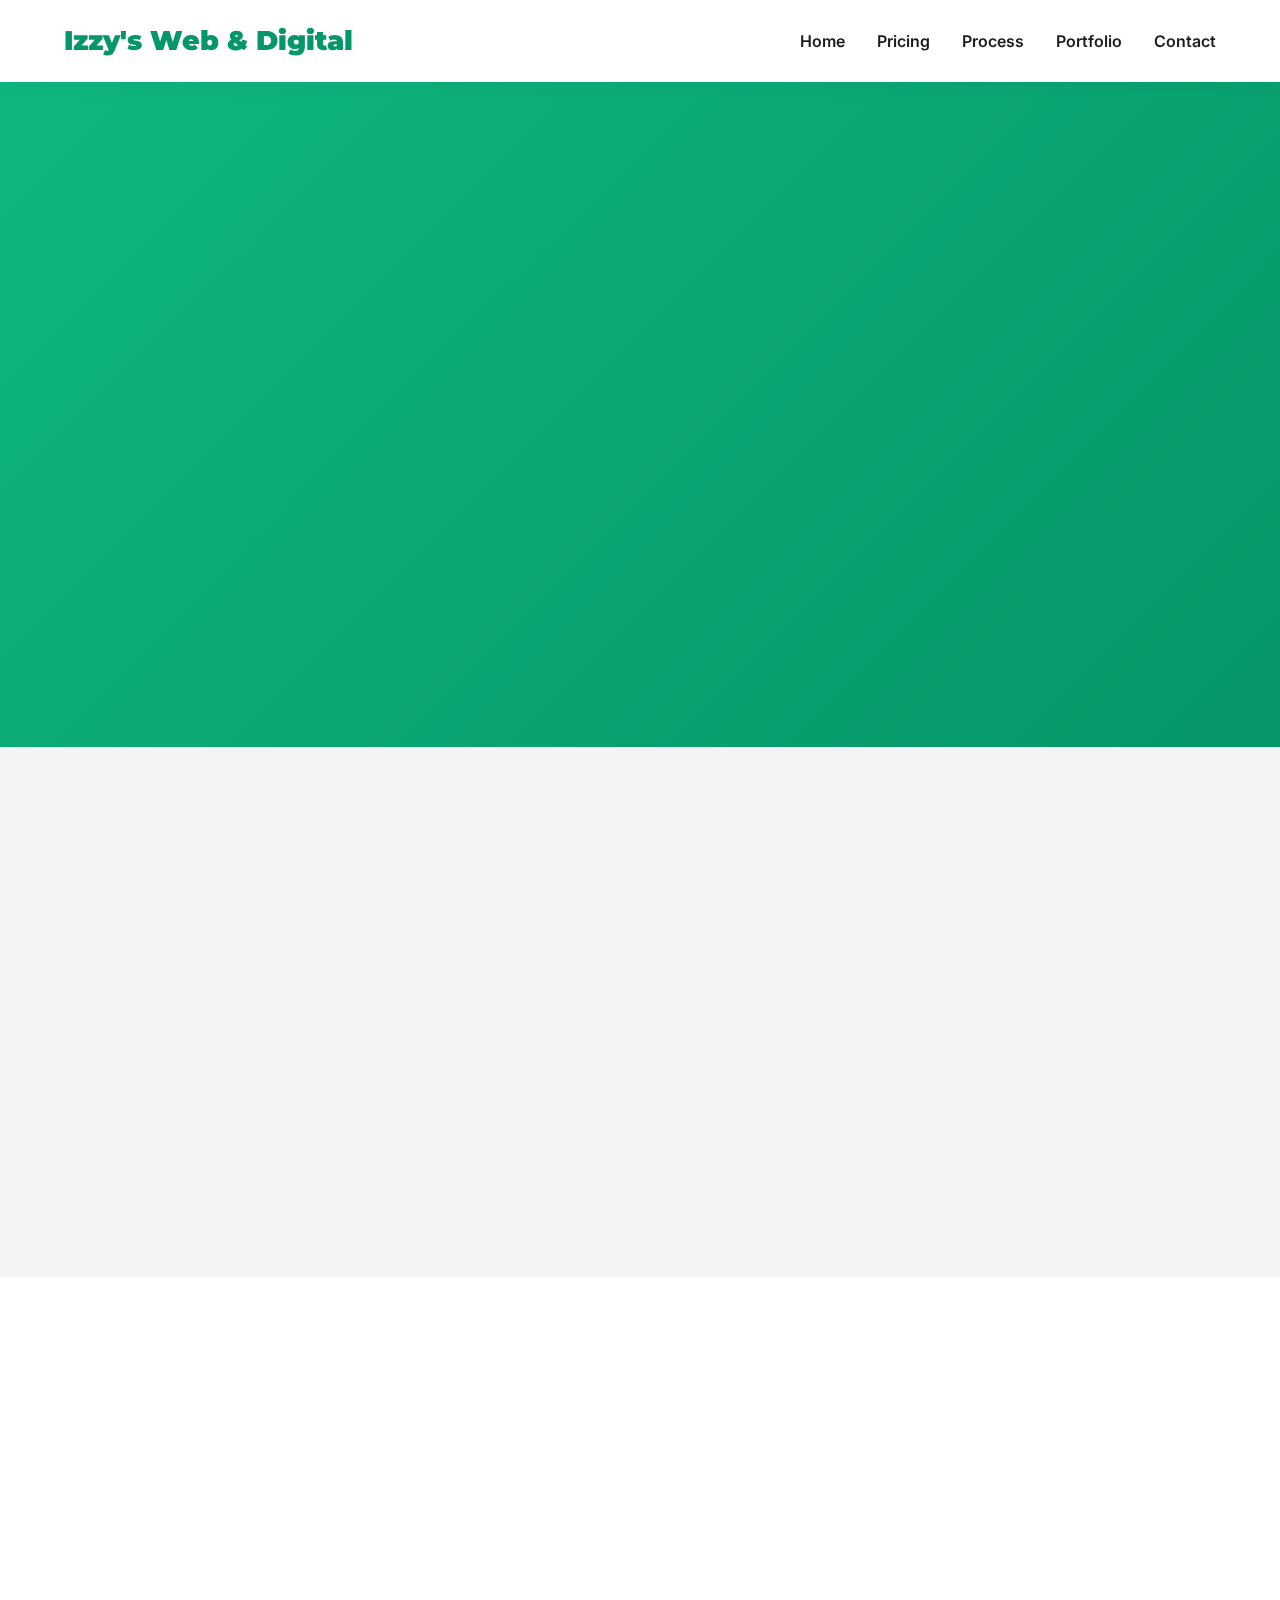
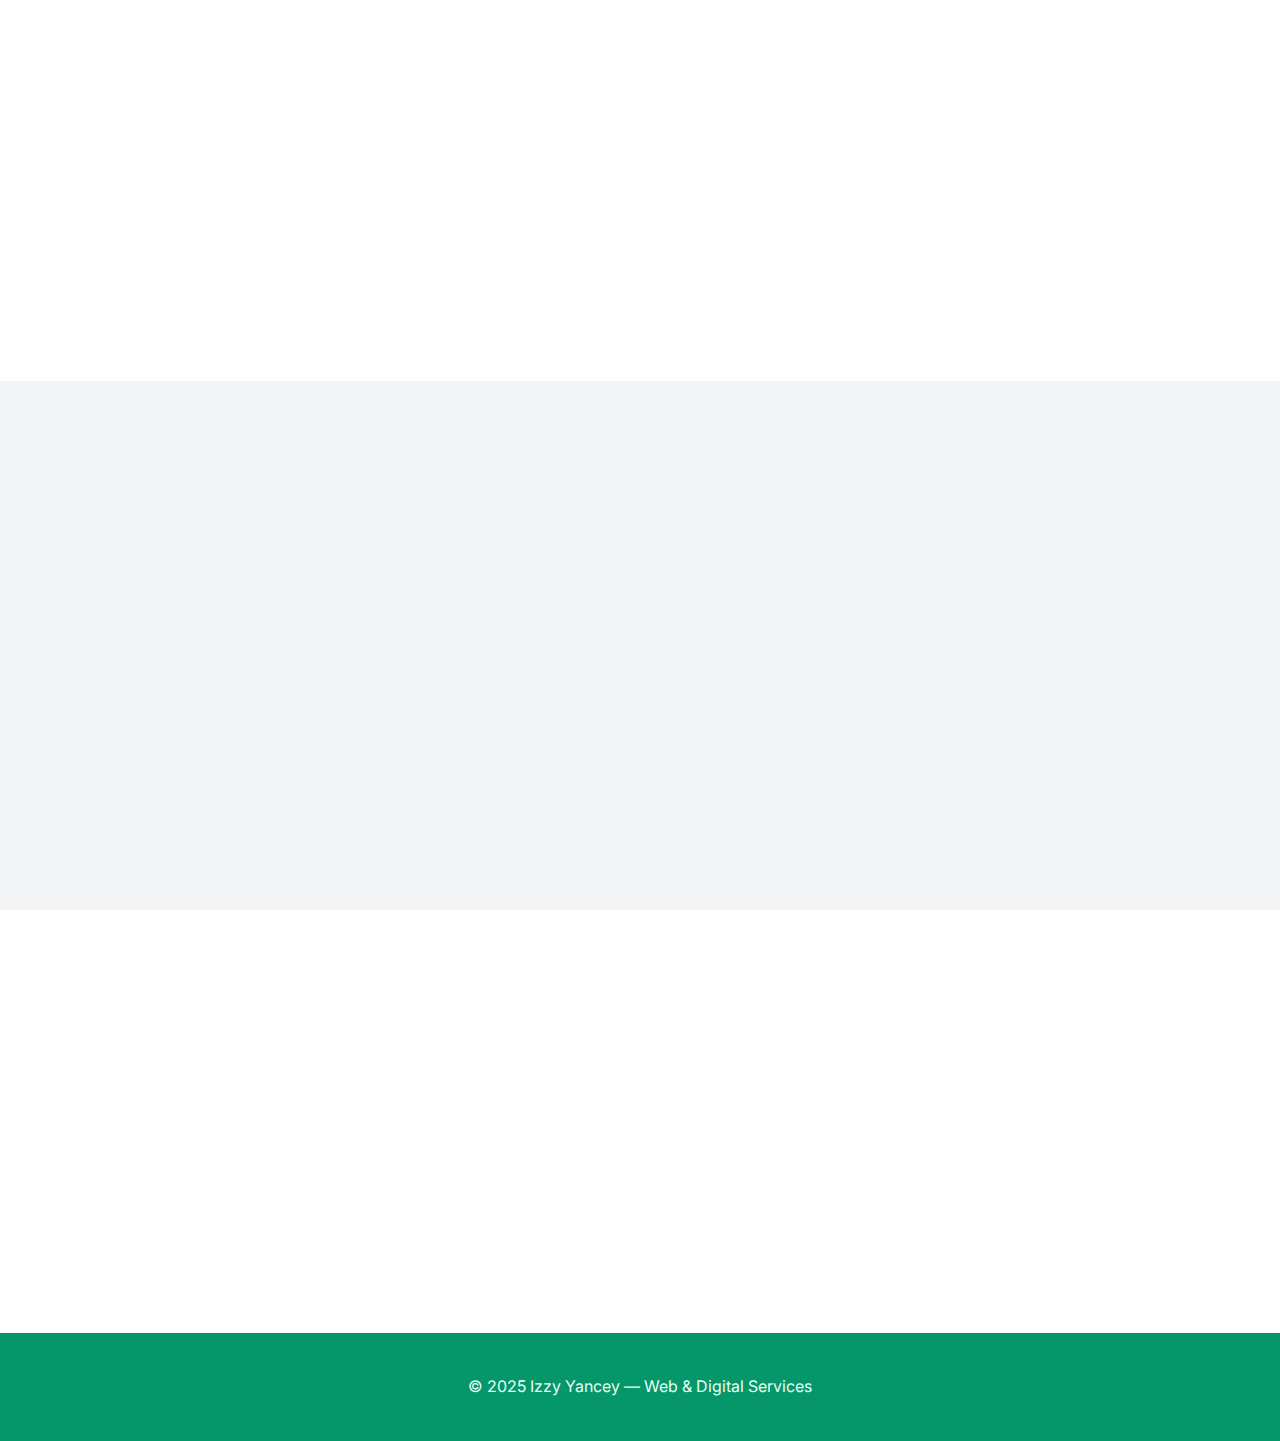
<file: index.html>
<!DOCTYPE html>
<html lang="en">
<head>
  <meta charset="UTF-8">
  <meta name="viewport" content="width=device-width, initial-scale=1.0">
  <title>Izzy's Web & Digital Services</title>
  <link href="https://fonts.googleapis.com/css2?family=Montserrat:wght@600;700;900&family=Inter:wght@300;400;500;600&display=swap" rel="stylesheet">
  <link rel="stylesheet" href="styles.css">
</head>

<body>

<!-- NAVIGATION -->
<nav>
  <div class="nav-container">
    <div class="logo">Izzy's Web & Digital</div>

    <ul class="nav-links">
      <li><a href="index.html">Home</a></li>
      <li><a href="pricing.html">Pricing</a></li>
      <li><a href="process.html">Process</a></li>
      <li><a href="#portfolio">Portfolio</a></li>
      <li><a href="#contact">Contact</a></li>
    </ul>

    <!-- HAMBURGER -->
    <div class="hamburger" onclick="toggleMenu()">
      <span></span>
      <span></span>
      <span></span>
    </div>
  </div>

  <!-- MOBILE MENU -->
  <div class="mobile-menu" id="mobileMenu">
    <a href="index.html">Home</a>
    <a href="pricing.html">Pricing</a>
    <a href="process.html">Process</a>
    <a href="#portfolio">Portfolio</a>
    <a href="#contact">Contact</a>
  </div>
</nav>

<!-- HERO -->
<header>
  <div class="container fade-up">
    <h1>Websites That Look Good & Work Even Better</h1>
    <p>I build clean, modern, responsive websites for small businesses — fast, affordable, and built to convert.</p>
    <a href="#contact" class="btn-primary">Get a Quote</a>
  </div>
</header>

<!-- SERVICES -->
<section class="section-gray">
  <div class="container fade-up">
    <h2>Website Packages</h2>

    <div class="grid">

      <div class="card fade-up">
        <h3>Starter Website</h3>
        <p class="price">$400–$600</p>
        <p>Perfect for small businesses needing a clean, simple online presence.</p>
      </div>

      <div class="card fade-up">
        <h3>Standard Website</h3>
        <p class="price">$800–$1,200</p>
        <p>Custom layout, SEO basics, and a polished multi‑page design.</p>
      </div>

      <div class="card fade-up">
        <h3>Premium Website</h3>
        <p class="price">$1,500+</p>
        <p>Large sites, advanced features, and priority timelines.</p>
      </div>

    </div>
  </div>
</section>

<!-- PROCESS -->
<section>
  <div class="container fade-up">
    <h2>How It Works</h2>

    <div class="grid">

      <div class="card fade-up">
        <h3>1. Request a Quote</h3>
        <p>Tell me about your project and goals.</p>
      </div>

      <div class="card fade-up">
        <h3>2. First Draft</h3>
        <p>Your site is built quickly and professionally.</p>
      </div>

      <div class="card fade-up">
        <h3>3. Revisions</h3>
        <p>One round of edits included to perfect everything.</p>
      </div>

      <div class="card fade-up">
        <h3>4. Launch</h3>
        <p>Your site goes live — additional edits billed separately.</p>
      </div>

    </div>
  </div>
</section>

<!-- PORTFOLIO -->
<section id="portfolio" class="section-gray">
  <div class="container fade-up">
    <h2>Example Projects</h2>

    <div class="grid">

      <a href="examples/sunny-side-cafe/index.html" class="card fade-up">
        <h3>Sunny Side Café</h3>
        <p class="price">~$900 (5 pages)</p>
        <p>Warm, modern café website with menu, location, and contact pages.</p>
      </a>

      <a href="examples/green-clean/index.html" class="card fade-up">
        <h3>Green Clean Services</h3>
        <p class="price">~$1,200 (4 pages)</p>
        <p>Eco‑friendly cleaning service site with pricing and contact form.</p>
      </a>

      <a href="examples/music-festival/index.html" class="card fade-up">
        <h3>Music Festival Landing Page</h3>
        <p class="price">~$300</p>
        <p>High‑energy single‑page event promo.</p>
      </a>

    </div>
  </div>
</section>

<!-- CONTACT -->
<section id="contact">
  <div class="container fade-up" style="text-align:center;">
    <h2>Contact</h2>
    <p>Email: <a href="mailto:IzzysWebandDigital@gmail.com">IzzysWebandDigital@gmail.com</a></p>
  </div>
</section>

<footer>
  <p>&copy; 2025 Izzy Yancey — Web & Digital Services</p>
</footer>

<script>
function toggleMenu() {
  const menu = document.getElementById('mobileMenu');
  const burger = document.querySelector('.hamburger');
  menu.classList.toggle('mobile-active');
  burger.classList.toggle('active');
}
</script>

</body>
</html>
</file>
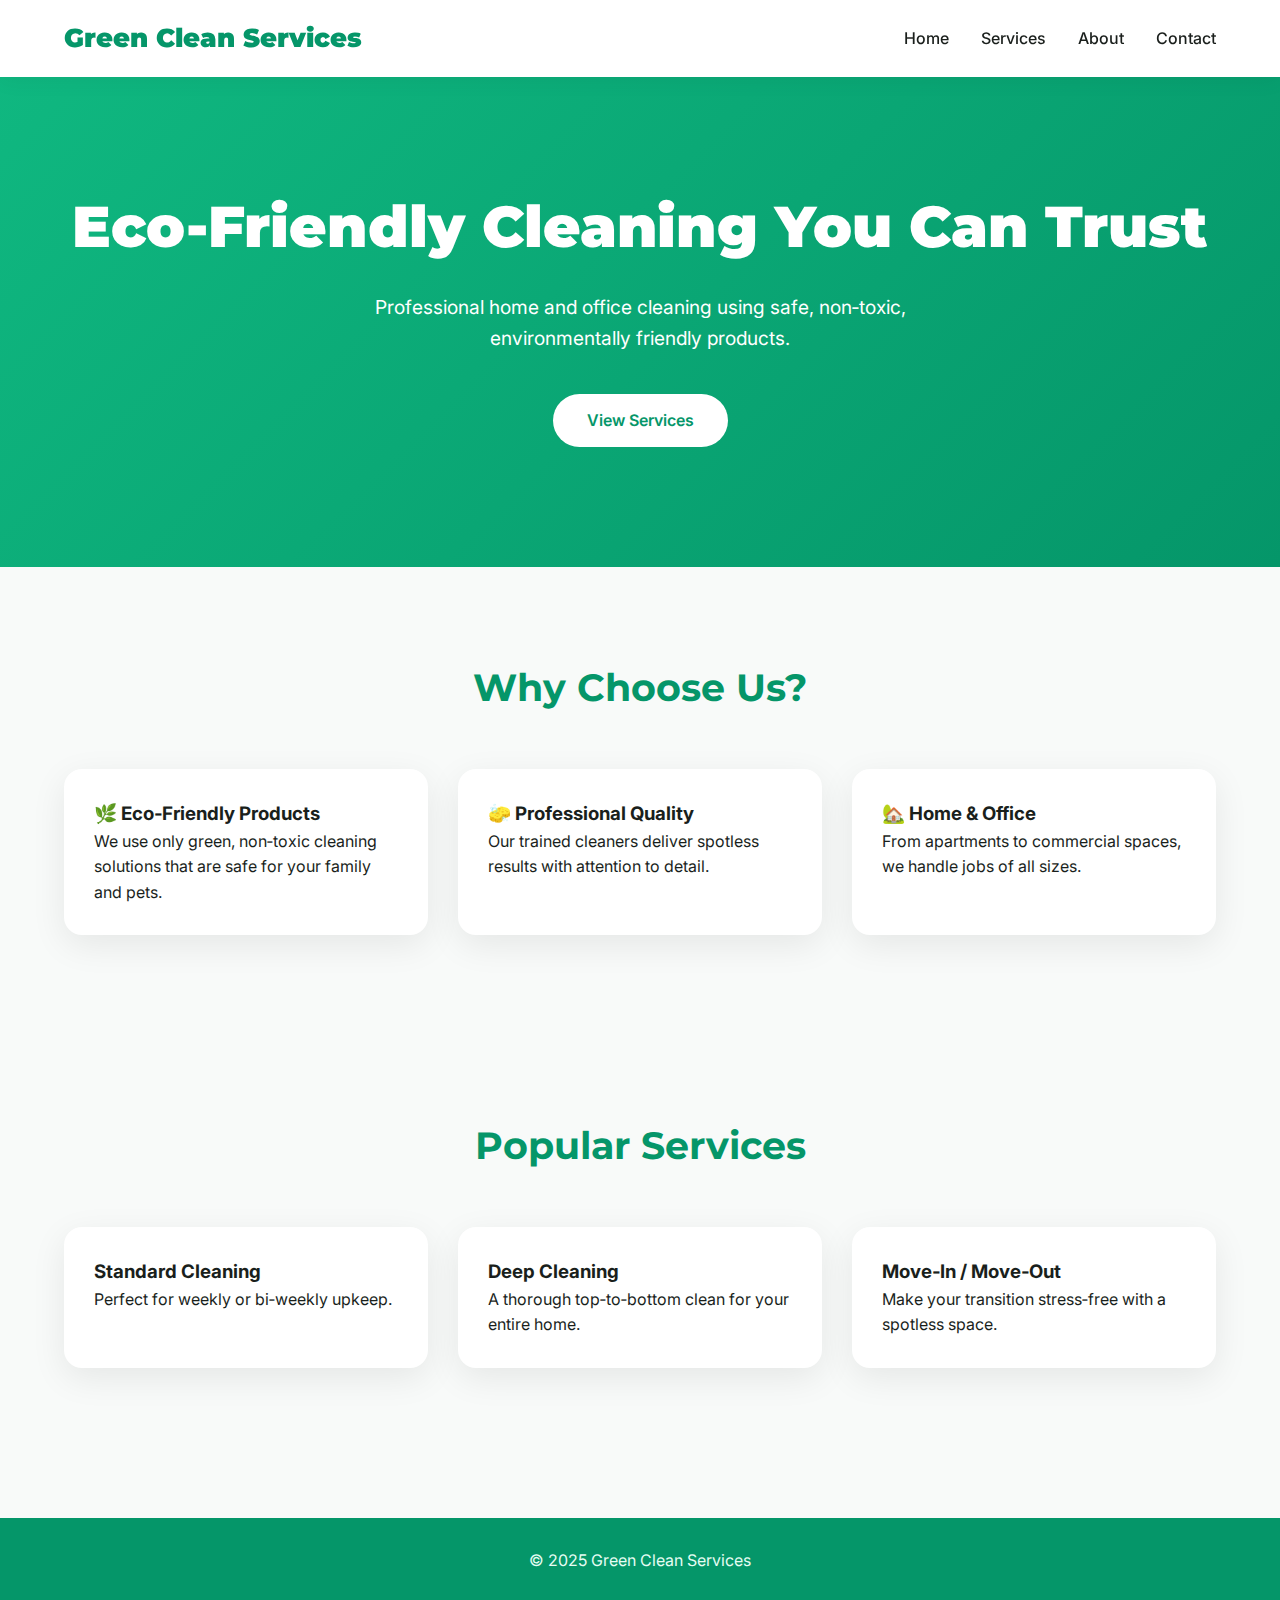
<file: examples/green-clean/index.html>
<!DOCTYPE html>
<html lang="en">
<head>
  <meta charset="UTF-8">
  <meta name="viewport" content="width=device-width, initial-scale=1.0">
  <title>Green Clean Services</title>
  <link href="https://fonts.googleapis.com/css2?family=Montserrat:wght@600;800;900&family=Inter:wght@300;400;500;600&display=swap" rel="stylesheet">
  <link rel="stylesheet" href="green.css">
</head>

<body>

<nav>
  <div class="nav-container">
    <div class="logo">Green Clean Services</div>
    <ul class="nav-links">
      <li><a href="index.html">Home</a></li>
      <li><a href="services.html">Services</a></li>
      <li><a href="about.html">About</a></li>
      <li><a href="contact.html">Contact</a></li>
    </ul>
  </div>
</nav>

<header>
  <div class="container">
    <h1>Eco‑Friendly Cleaning You Can Trust</h1>
    <p>Professional home and office cleaning using safe, non‑toxic, environmentally friendly products.</p>
    <a href="services.html" class="btn">View Services</a>
  </div>
</header>

<section>
  <div class="container">
    <h2>Why Choose Us?</h2>

    <div class="grid">

      <div class="card">
        <h3>🌿 Eco‑Friendly Products</h3>
        <p>We use only green, non‑toxic cleaning solutions that are safe for your family and pets.</p>
      </div>

      <div class="card">
        <h3>🧽 Professional Quality</h3>
        <p>Our trained cleaners deliver spotless results with attention to detail.</p>
      </div>

      <div class="card">
        <h3>🏡 Home & Office</h3>
        <p>From apartments to commercial spaces, we handle jobs of all sizes.</p>
      </div>

    </div>
  </div>
</section>

<section>
  <div class="container">
    <h2>Popular Services</h2>

    <div class="grid">

      <div class="card">
        <h3>Standard Cleaning</h3>
        <p>Perfect for weekly or bi‑weekly upkeep.</p>
      </div>

      <div class="card">
        <h3>Deep Cleaning</h3>
        <p>A thorough top‑to‑bottom clean for your entire home.</p>
      </div>

      <div class="card">
        <h3>Move‑In / Move‑Out</h3>
        <p>Make your transition stress‑free with a spotless space.</p>
      </div>

    </div>
  </div>
</section>

<footer>
  <p>&copy; 2025 Green Clean Services</p>
</footer>

</body>
</html>
</file>
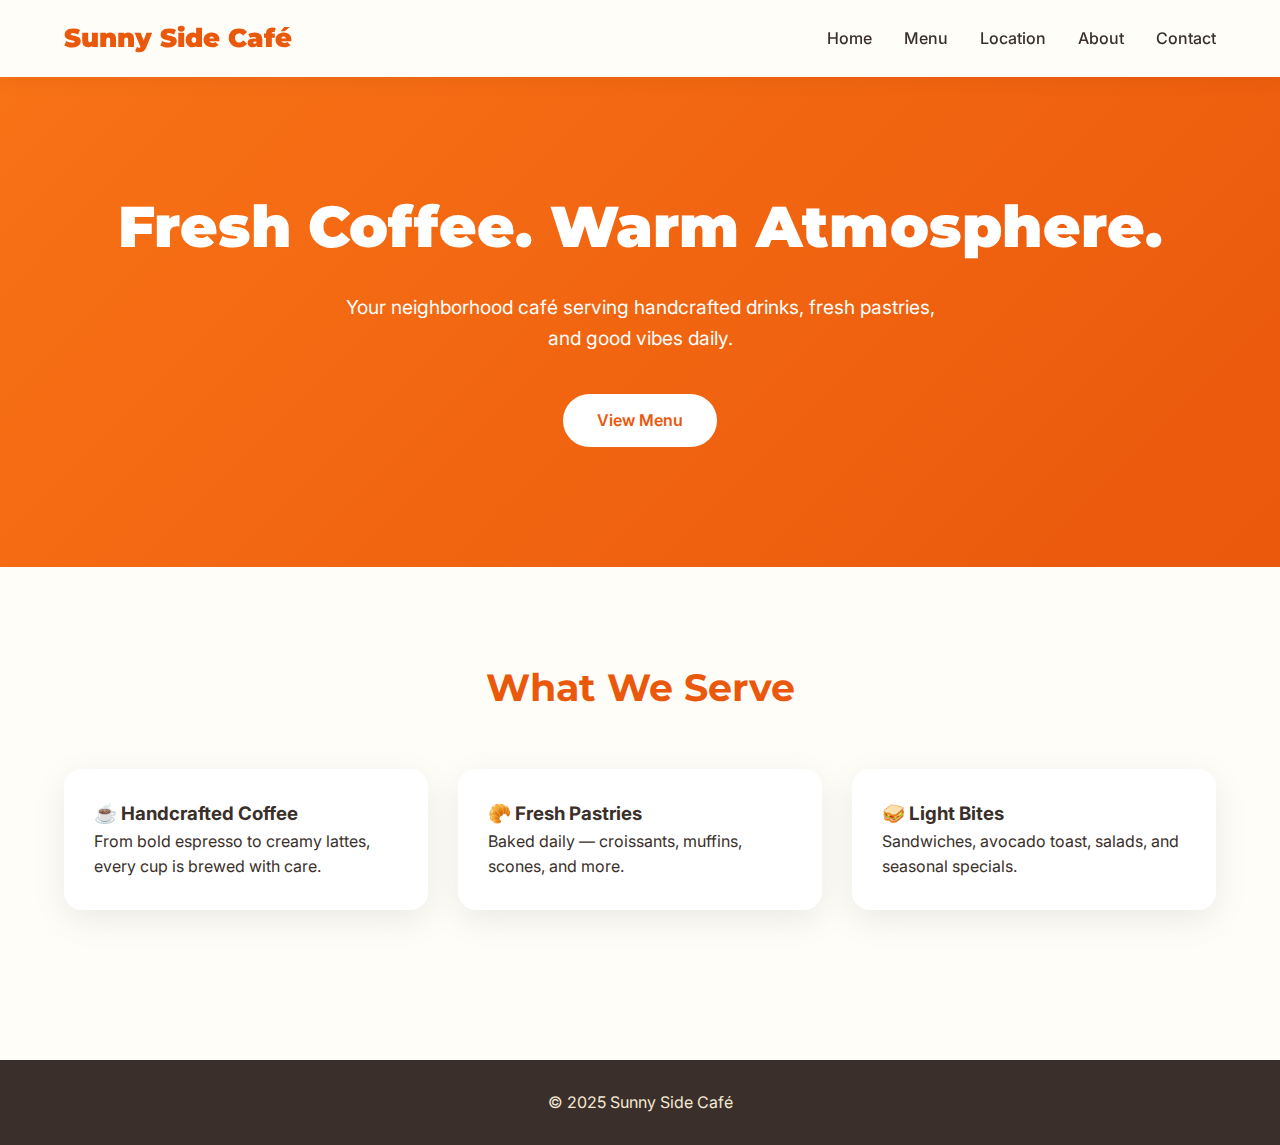
<file: examples/sunny-side-cafe/index.html>
<!DOCTYPE html>
<html lang="en">
<head>
  <meta charset="UTF-8">
  <meta name="viewport" content="width=device-width, initial-scale=1.0">
  <title>Sunny Side Café</title>
  <link href="https://fonts.googleapis.com/css2?family=Montserrat:wght@600;800;900&family=Inter:wght@300;400;500;600&display=swap" rel="stylesheet">
  <link rel="stylesheet" href="sunny.css">
</head>

<body>

<nav>
  <div class="nav-container">
    <div class="logo">Sunny Side Café</div>
    <ul class="nav-links">
      <li><a href="index.html">Home</a></li>
      <li><a href="menu.html">Menu</a></li>
      <li><a href="location.html">Location</a></li>
      <li><a href="about.html">About</a></li>
      <li><a href="contact.html">Contact</a></li>
    </ul>
  </div>
</nav>

<header>
  <div class="container">
    <h1>Fresh Coffee. Warm Atmosphere.</h1>
    <p>Your neighborhood café serving handcrafted drinks, fresh pastries, and good vibes daily.</p>
    <a href="menu.html" class="btn">View Menu</a>
  </div>
</header>

<section>
  <div class="container">
    <h2>What We Serve</h2>

    <div class="grid">
      <div class="card">
        <h3>☕ Handcrafted Coffee</h3>
        <p>From bold espresso to creamy lattes, every cup is brewed with care.</p>
      </div>

      <div class="card">
        <h3>🥐 Fresh Pastries</h3>
        <p>Baked daily — croissants, muffins, scones, and more.</p>
      </div>

      <div class="card">
        <h3>🥪 Light Bites</h3>
        <p>Sandwiches, avocado toast, salads, and seasonal specials.</p>
      </div>
    </div>
  </div>
</section>

<footer>
  <p>&copy; 2025 Sunny Side Café</p>
</footer>

</body>
</html>
</file>
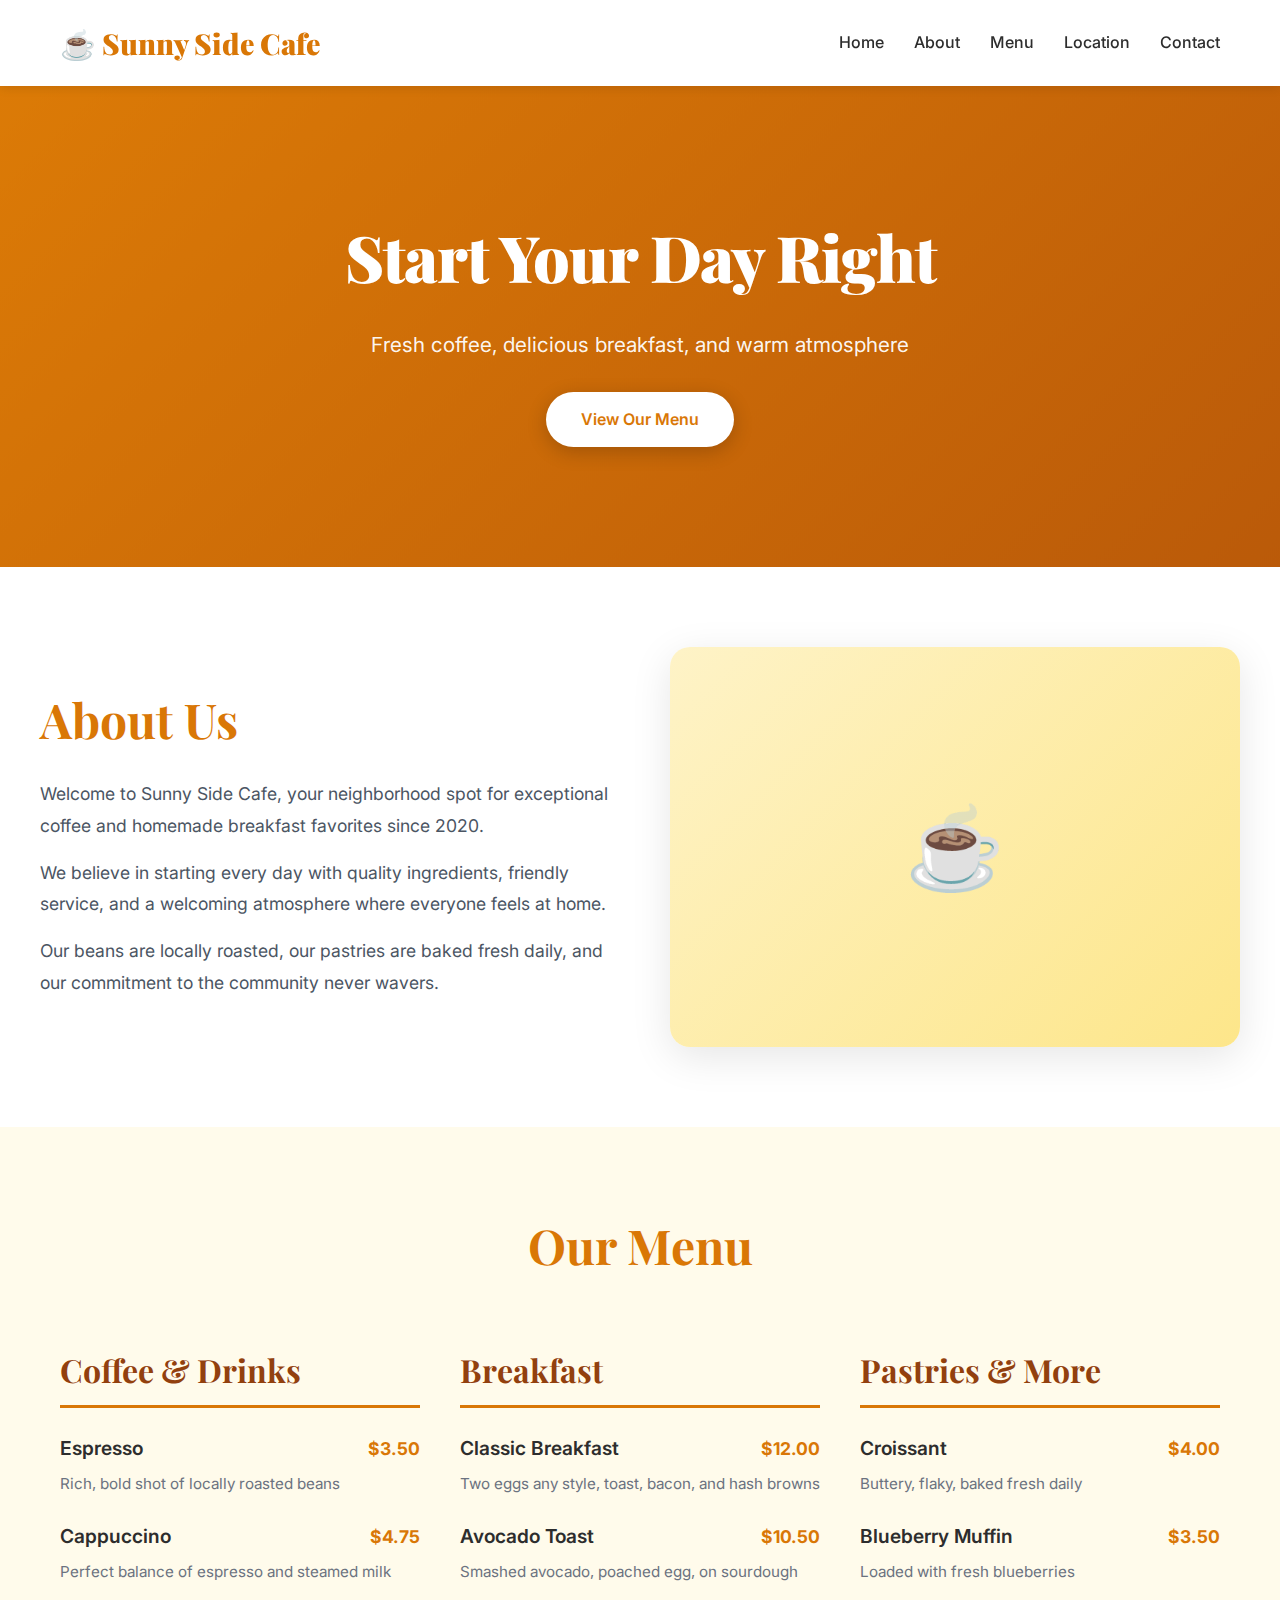
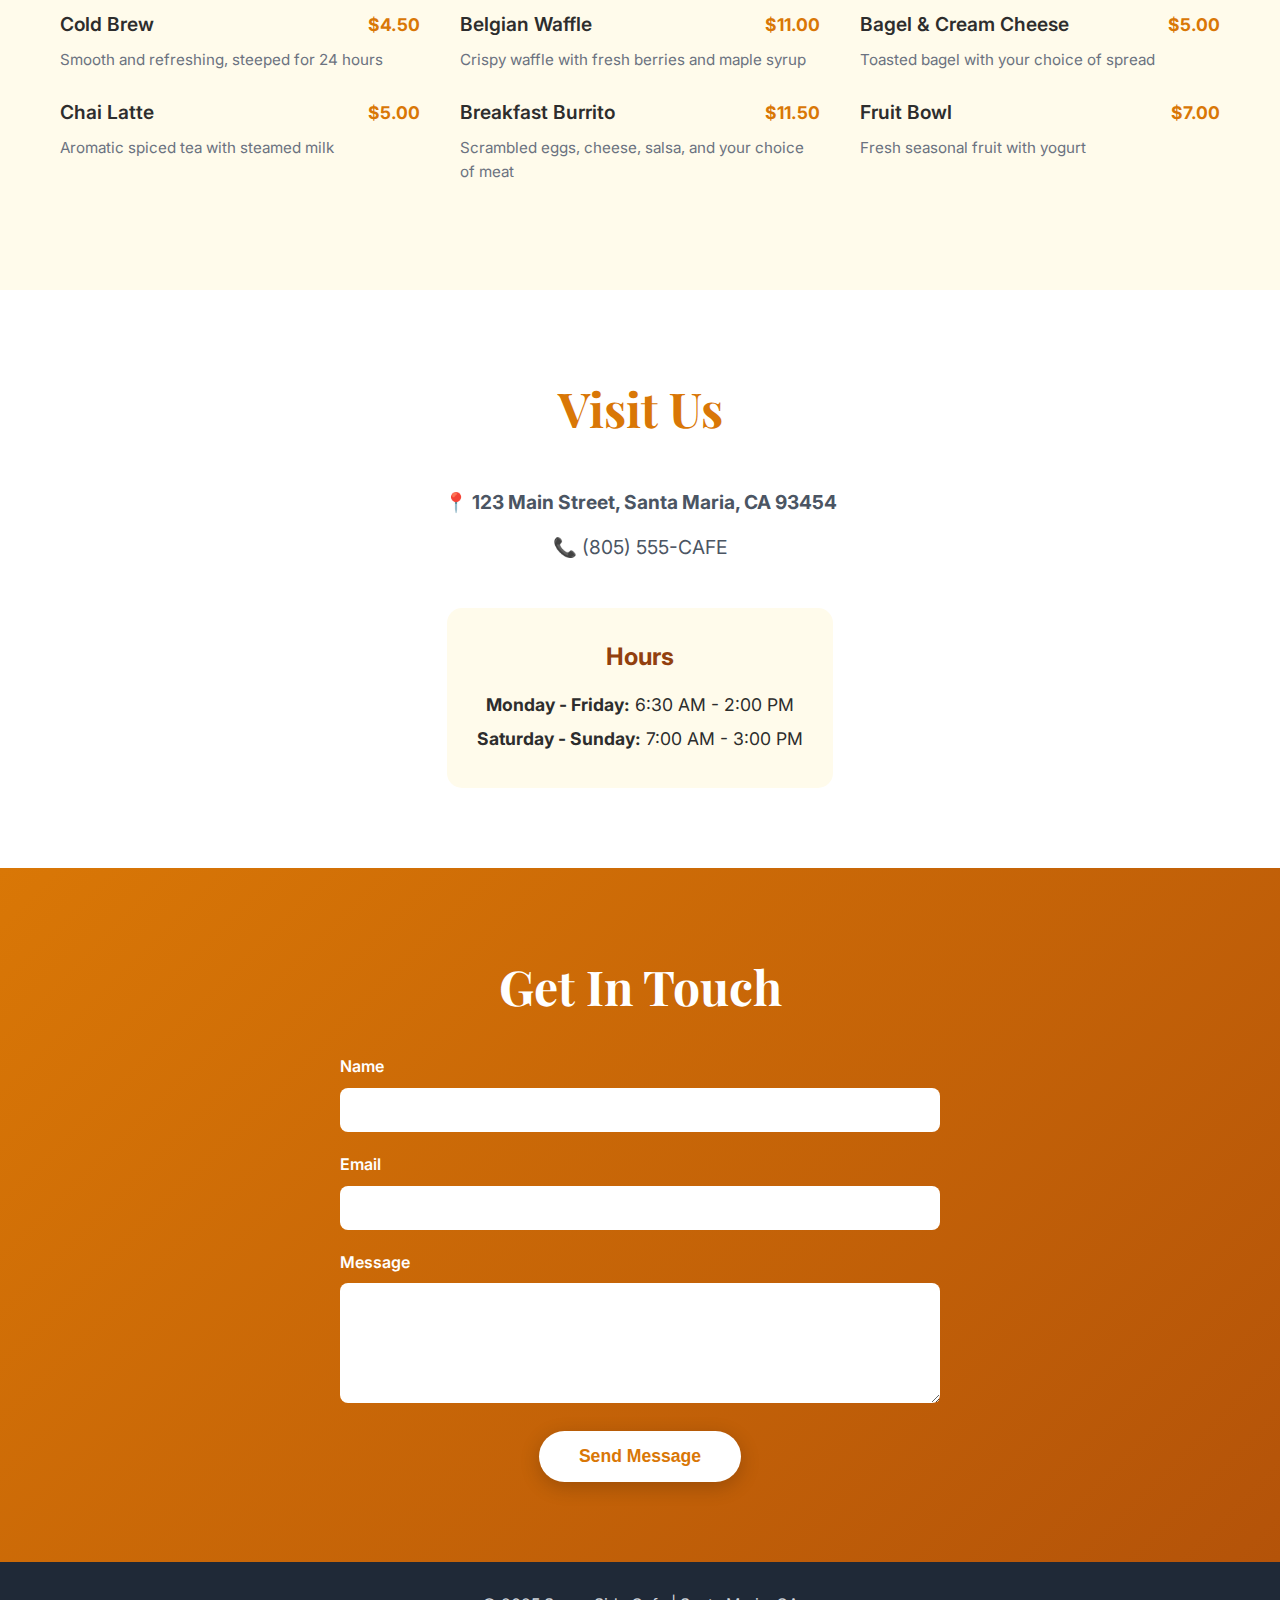
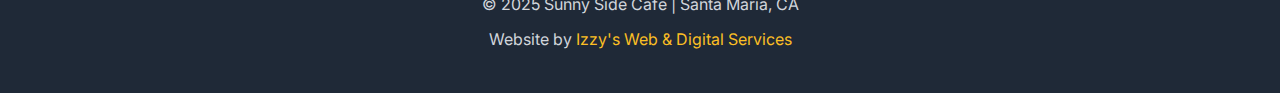
<file: ex1.html>
<!DOCTYPE html>
<html lang="en">
<head>
  <meta charset="UTF-8">
  <meta name="viewport" content="width=device-width, initial-scale=1.0">
  <title>Sunny Side Cafe - Fresh Coffee & Breakfast</title>
  <link href="https://fonts.googleapis.com/css2?family=Playfair+Display:wght@700;900&family=Inter:wght@300;400;600&display=swap" rel="stylesheet">
  <style>
    * { margin: 0; padding: 0; box-sizing: border-box; }
    
    body { 
      font-family: 'Inter', sans-serif;
      line-height: 1.6; 
      color: #2d2d2d;
    }

    .container { 
      max-width: 1200px; 
      margin: 0 auto; 
      padding: 0 20px;
    }

    /* Navigation */
    nav { 
      background: #fff;
      box-shadow: 0 2px 10px rgba(0,0,0,0.1);
      position: sticky;
      top: 0;
      z-index: 1000;
    }

    .nav-container { 
      display: flex; 
      justify-content: space-between; 
      align-items: center; 
      padding: 20px;
      max-width: 1200px;
      margin: 0 auto;
    }

    .logo { 
      font-family: 'Playfair Display', serif;
      font-weight: 900; 
      font-size: 1.8rem;
      color: #d97706;
    }

    .nav-links { 
      list-style: none; 
      display: flex; 
      gap: 30px;
    }

    .nav-links a { 
      text-decoration: none; 
      color: #2d2d2d; 
      font-weight: 500;
      transition: color 0.3s;
    }

    .nav-links a:hover { 
      color: #d97706;
    }

    /* Hero Section */
    .hero { 
      background: linear-gradient(135deg, rgba(217, 119, 6, 0.9), rgba(180, 83, 9, 0.9)),
                  url('data:image/svg+xml,<svg xmlns="http://www.w3.org/2000/svg" viewBox="0 0 1200 600"><rect fill="%23f59e0b" width="1200" height="600"/></svg>');
      background-size: cover;
      background-position: center;
      color: #fff; 
      padding: 120px 20px;
      text-align: center;
    }

    .hero h1 { 
      font-family: 'Playfair Display', serif;
      font-size: 4rem; 
      margin-bottom: 20px;
      font-weight: 900;
      letter-spacing: -1px;
    }

    .hero p { 
      font-size: 1.3rem; 
      margin-bottom: 30px;
      color: rgba(255,255,255,0.95);
    }

    .btn { 
      display: inline-block; 
      background: #fff;
      color: #d97706; 
      padding: 15px 35px; 
      border-radius: 50px; 
      text-decoration: none; 
      font-weight: 600;
      transition: all 0.3s;
      box-shadow: 0 5px 20px rgba(0,0,0,0.2);
    }

    .btn:hover { 
      transform: translateY(-3px);
      box-shadow: 0 8px 30px rgba(0,0,0,0.3);
    }

    /* About Section */
    .about { 
      padding: 80px 20px;
      background: #fff;
    }

    .about-content {
      display: grid;
      grid-template-columns: 1fr 1fr;
      gap: 60px;
      align-items: center;
      max-width: 1200px;
      margin: 0 auto;
    }

    .about-text h2 {
      font-family: 'Playfair Display', serif;
      font-size: 3rem;
      color: #d97706;
      margin-bottom: 20px;
    }

    .about-text p {
      font-size: 1.1rem;
      color: #4b5563;
      margin-bottom: 15px;
      line-height: 1.8;
    }

    .about-image {
      background: linear-gradient(135deg, #fef3c7, #fde68a);
      height: 400px;
      border-radius: 20px;
      display: flex;
      align-items: center;
      justify-content: center;
      font-size: 5rem;
      box-shadow: 0 10px 40px rgba(0,0,0,0.1);
    }

    /* Menu Section */
    .menu { 
      padding: 80px 20px;
      background: #fffbeb;
    }

    .menu h2 {
      font-family: 'Playfair Display', serif;
      font-size: 3rem;
      color: #d97706;
      text-align: center;
      margin-bottom: 60px;
    }

    .menu-grid {
      display: grid;
      grid-template-columns: repeat(auto-fit, minmax(300px, 1fr));
      gap: 40px;
      max-width: 1200px;
      margin: 0 auto;
    }

    .menu-category h3 {
      font-family: 'Playfair Display', serif;
      font-size: 2rem;
      color: #92400e;
      margin-bottom: 25px;
      border-bottom: 3px solid #d97706;
      padding-bottom: 10px;
    }

    .menu-item {
      margin-bottom: 25px;
    }

    .menu-item-header {
      display: flex;
      justify-content: space-between;
      align-items: baseline;
      margin-bottom: 8px;
    }

    .menu-item h4 {
      font-size: 1.2rem;
      color: #2d2d2d;
      font-weight: 600;
    }

    .menu-item .price {
      color: #d97706;
      font-weight: 700;
      font-size: 1.1rem;
    }

    .menu-item p {
      color: #6b7280;
      font-size: 0.95rem;
      line-height: 1.6;
    }

    /* Location Section */
    .location { 
      padding: 80px 20px;
      background: #fff;
    }

    .location h2 {
      font-family: 'Playfair Display', serif;
      font-size: 3rem;
      color: #d97706;
      text-align: center;
      margin-bottom: 40px;
    }

    .location-content {
      max-width: 800px;
      margin: 0 auto;
      text-align: center;
    }

    .location-content p {
      font-size: 1.2rem;
      color: #4b5563;
      margin-bottom: 15px;
    }

    .hours {
      background: #fffbeb;
      padding: 30px;
      border-radius: 15px;
      margin-top: 30px;
      display: inline-block;
    }

    .hours h3 {
      font-size: 1.5rem;
      color: #92400e;
      margin-bottom: 15px;
    }

    .hours p {
      font-size: 1.1rem;
      color: #2d2d2d;
      margin: 5px 0;
    }

    /* Contact Section */
    .contact { 
      padding: 80px 20px;
      background: linear-gradient(135deg, #d97706, #b45309);
      color: #fff;
      text-align: center;
    }

    .contact h2 {
      font-family: 'Playfair Display', serif;
      font-size: 3rem;
      margin-bottom: 30px;
    }

    .contact-form {
      max-width: 600px;
      margin: 0 auto;
    }

    .form-group {
      margin-bottom: 20px;
      text-align: left;
    }

    .form-group label {
      display: block;
      margin-bottom: 8px;
      font-weight: 600;
    }

    .form-group input,
    .form-group textarea {
      width: 100%;
      padding: 12px 15px;
      border: none;
      border-radius: 8px;
      font-size: 1rem;
      font-family: 'Inter', sans-serif;
    }

    .form-group textarea {
      min-height: 120px;
      resize: vertical;
    }

    .btn-submit {
      background: #fff;
      color: #d97706;
      border: none;
      padding: 15px 40px;
      border-radius: 50px;
      font-size: 1.1rem;
      font-weight: 600;
      cursor: pointer;
      transition: all 0.3s;
      box-shadow: 0 5px 20px rgba(0,0,0,0.2);
    }

    .btn-submit:hover {
      transform: translateY(-3px);
      box-shadow: 0 8px 30px rgba(0,0,0,0.3);
    }

    /* Footer */
    footer { 
      background: #1f2937; 
      color: #d1d5db; 
      text-align: center; 
      padding: 30px 20px;
    }

    footer p {
      margin-bottom: 10px;
    }

    footer a {
      color: #fbbf24;
      text-decoration: none;
    }

    /* Responsive */
    @media(max-width: 768px) {
      .hero h1 { font-size: 2.5rem; }
      .nav-links { gap: 15px; font-size: 0.9rem; }
      .about-content { grid-template-columns: 1fr; }
      .menu-grid { grid-template-columns: 1fr; }
      .about-text h2,
      .menu h2,
      .location h2,
      .contact h2 { font-size: 2.2rem; }
    }

    @media(max-width: 600px) {
      .nav-links { display: none; }
    }
  </style>
</head>
<body>
  <nav>
    <div class="nav-container">
      <div class="logo">☕ Sunny Side Cafe</div>
      <ul class="nav-links">
        <li><a href="#home">Home</a></li>
        <li><a href="#about">About</a></li>
        <li><a href="#menu">Menu</a></li>
        <li><a href="#location">Location</a></li>
        <li><a href="#contact">Contact</a></li>
      </ul>
    </div>
  </nav>

  <section id="home" class="hero">
    <div class="container">
      <h1>Start Your Day Right</h1>
      <p>Fresh coffee, delicious breakfast, and warm atmosphere</p>
      <a href="#menu" class="btn">View Our Menu</a>
    </div>
  </section>

  <section id="about" class="about">
    <div class="about-content">
      <div class="about-text">
        <h2>About Us</h2>
        <p>Welcome to Sunny Side Cafe, your neighborhood spot for exceptional coffee and homemade breakfast favorites since 2020.</p>
        <p>We believe in starting every day with quality ingredients, friendly service, and a welcoming atmosphere where everyone feels at home.</p>
        <p>Our beans are locally roasted, our pastries are baked fresh daily, and our commitment to the community never wavers.</p>
      </div>
      <div class="about-image">☕</div>
    </div>
  </section>

  <section id="menu" class="menu">
    <div class="container">
      <h2>Our Menu</h2>
      <div class="menu-grid">
        <div class="menu-category">
          <h3>Coffee & Drinks</h3>
          <div class="menu-item">
            <div class="menu-item-header">
              <h4>Espresso</h4>
              <span class="price">$3.50</span>
            </div>
            <p>Rich, bold shot of locally roasted beans</p>
          </div>
          <div class="menu-item">
            <div class="menu-item-header">
              <h4>Cappuccino</h4>
              <span class="price">$4.75</span>
            </div>
            <p>Perfect balance of espresso and steamed milk</p>
          </div>
          <div class="menu-item">
            <div class="menu-item-header">
              <h4>Cold Brew</h4>
              <span class="price">$4.50</span>
            </div>
            <p>Smooth and refreshing, steeped for 24 hours</p>
          </div>
          <div class="menu-item">
            <div class="menu-item-header">
              <h4>Chai Latte</h4>
              <span class="price">$5.00</span>
            </div>
            <p>Aromatic spiced tea with steamed milk</p>
          </div>
        </div>

        <div class="menu-category">
          <h3>Breakfast</h3>
          <div class="menu-item">
            <div class="menu-item-header">
              <h4>Classic Breakfast</h4>
              <span class="price">$12.00</span>
            </div>
            <p>Two eggs any style, toast, bacon, and hash browns</p>
          </div>
          <div class="menu-item">
            <div class="menu-item-header">
              <h4>Avocado Toast</h4>
              <span class="price">$10.50</span>
            </div>
            <p>Smashed avocado, poached egg, on sourdough</p>
          </div>
          <div class="menu-item">
            <div class="menu-item-header">
              <h4>Belgian Waffle</h4>
              <span class="price">$11.00</span>
            </div>
            <p>Crispy waffle with fresh berries and maple syrup</p>
          </div>
          <div class="menu-item">
            <div class="menu-item-header">
              <h4>Breakfast Burrito</h4>
              <span class="price">$11.50</span>
            </div>
            <p>Scrambled eggs, cheese, salsa, and your choice of meat</p>
          </div>
        </div>

        <div class="menu-category">
          <h3>Pastries & More</h3>
          <div class="menu-item">
            <div class="menu-item-header">
              <h4>Croissant</h4>
              <span class="price">$4.00</span>
            </div>
            <p>Buttery, flaky, baked fresh daily</p>
          </div>
          <div class="menu-item">
            <div class="menu-item-header">
              <h4>Blueberry Muffin</h4>
              <span class="price">$3.50</span>
            </div>
            <p>Loaded with fresh blueberries</p>
          </div>
          <div class="menu-item">
            <div class="menu-item-header">
              <h4>Bagel & Cream Cheese</h4>
              <span class="price">$5.00</span>
            </div>
            <p>Toasted bagel with your choice of spread</p>
          </div>
          <div class="menu-item">
            <div class="menu-item-header">
              <h4>Fruit Bowl</h4>
              <span class="price">$7.00</span>
            </div>
            <p>Fresh seasonal fruit with yogurt</p>
          </div>
        </div>
      </div>
    </div>
  </section>

  <section id="location" class="location">
    <div class="container">
      <h2>Visit Us</h2>
      <div class="location-content">
        <p><strong>📍 123 Main Street, Santa Maria, CA 93454</strong></p>
        <p>📞 (805) 555-CAFE</p>
        <div class="hours">
          <h3>Hours</h3>
          <p><strong>Monday - Friday:</strong> 6:30 AM - 2:00 PM</p>
          <p><strong>Saturday - Sunday:</strong> 7:00 AM - 3:00 PM</p>
        </div>
      </div>
    </div>
  </section>

  <section id="contact" class="contact">
    <div class="container">
      <h2>Get In Touch</h2>
      <form class="contact-form">
        <div class="form-group">
          <label for="name">Name</label>
          <input type="text" id="name" name="name" required>
        </div>
        <div class="form-group">
          <label for="email">Email</label>
          <input type="email" id="email" name="email" required>
        </div>
        <div class="form-group">
          <label for="message">Message</label>
          <textarea id="message" name="message" required></textarea>
        </div>
        <button type="submit" class="btn-submit">Send Message</button>
      </form>
    </div>
  </section>

  <footer>
    <div class="container">
      <p>&copy; 2025 Sunny Side Cafe | Santa Maria, CA</p>
      <p>Website by <a href="mailto:IzzysWebandDigital@gmail.com">Izzy's Web & Digital Services</a></p>
    </div>
  </footer>

  <script>
    document.querySelectorAll('a[href^="#"]').forEach(anchor => {
      anchor.addEventListener('click', function (e) {
        e.preventDefault();
        const target = document.querySelector(this.getAttribute('href'));
        if (target) {
          target.scrollIntoView({ behavior: 'smooth', block: 'start' });
        }
      });
    });

    document.querySelector('.contact-form').addEventListener('submit', function(e) {
      e.preventDefault();
      alert('Thank you for your message! We\'ll get back to you soon.');
      this.reset();
    });
  </script>
</body>
</html>
</file>
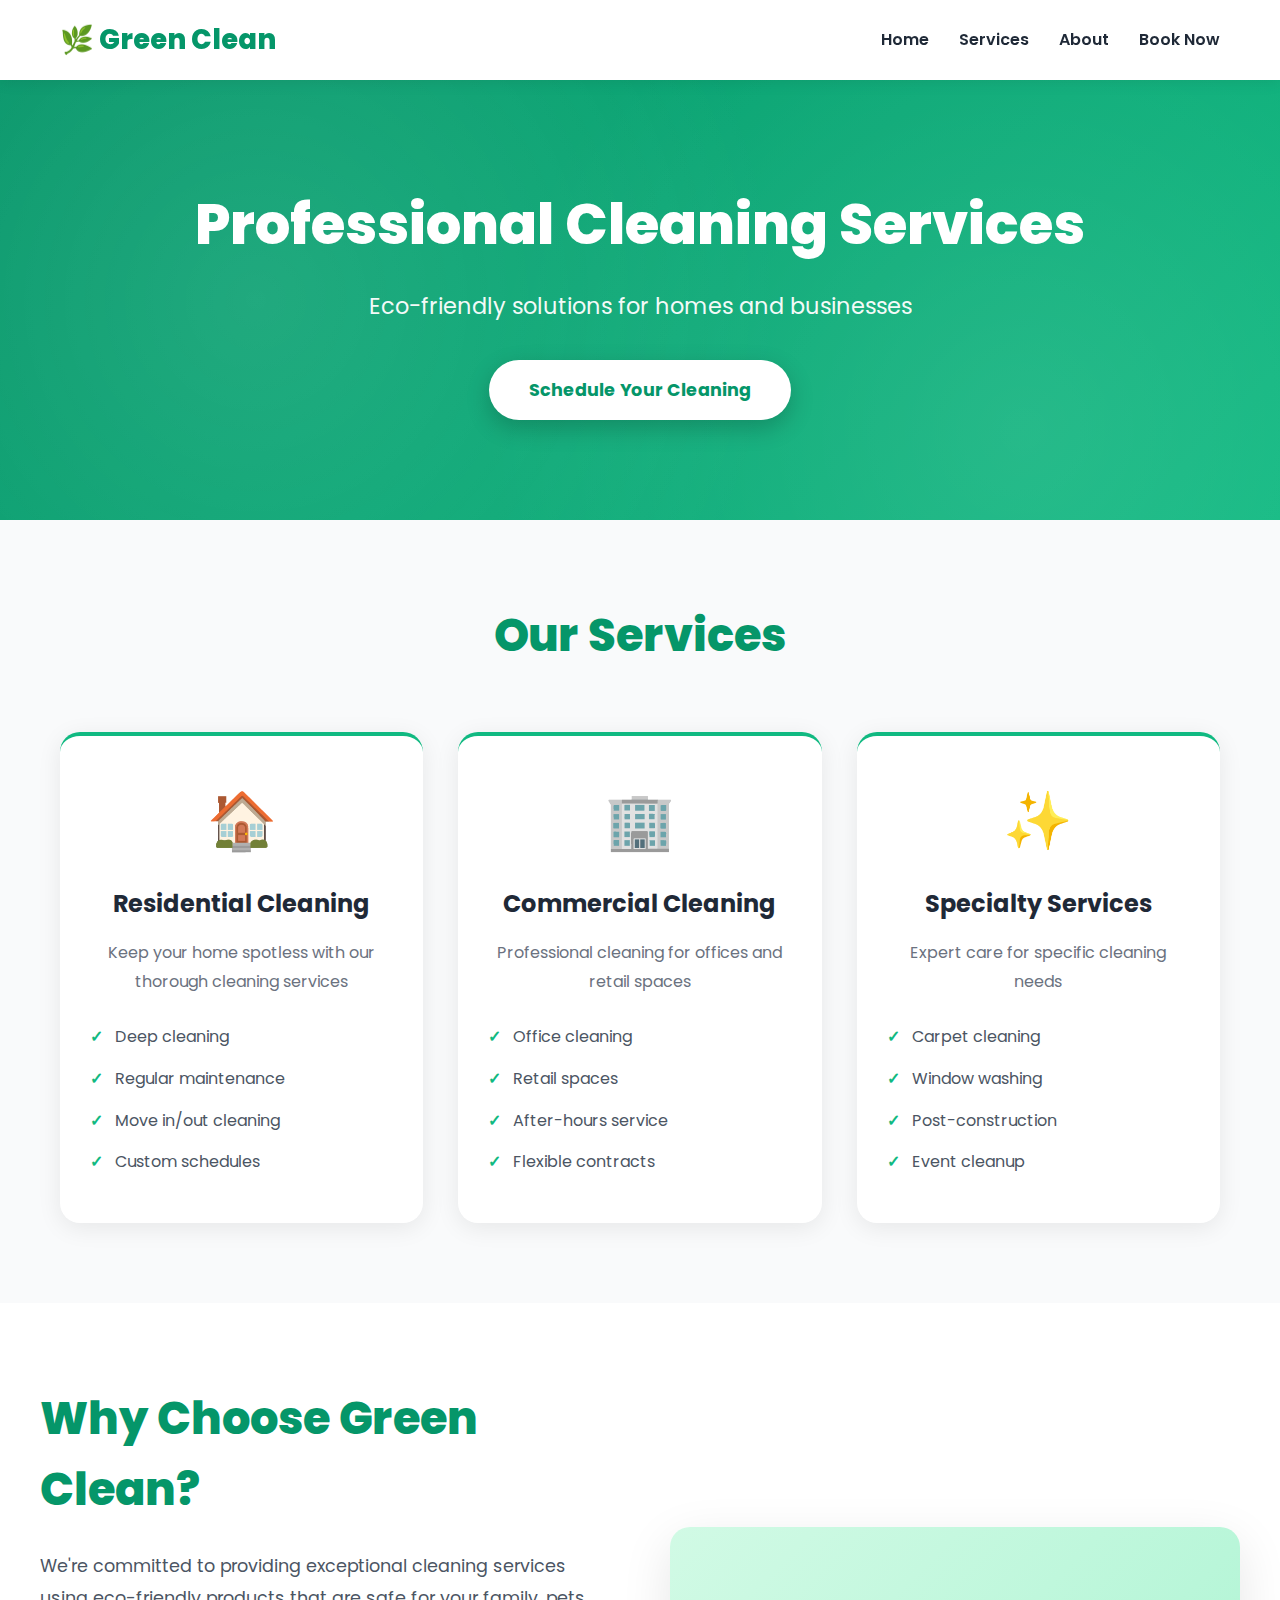
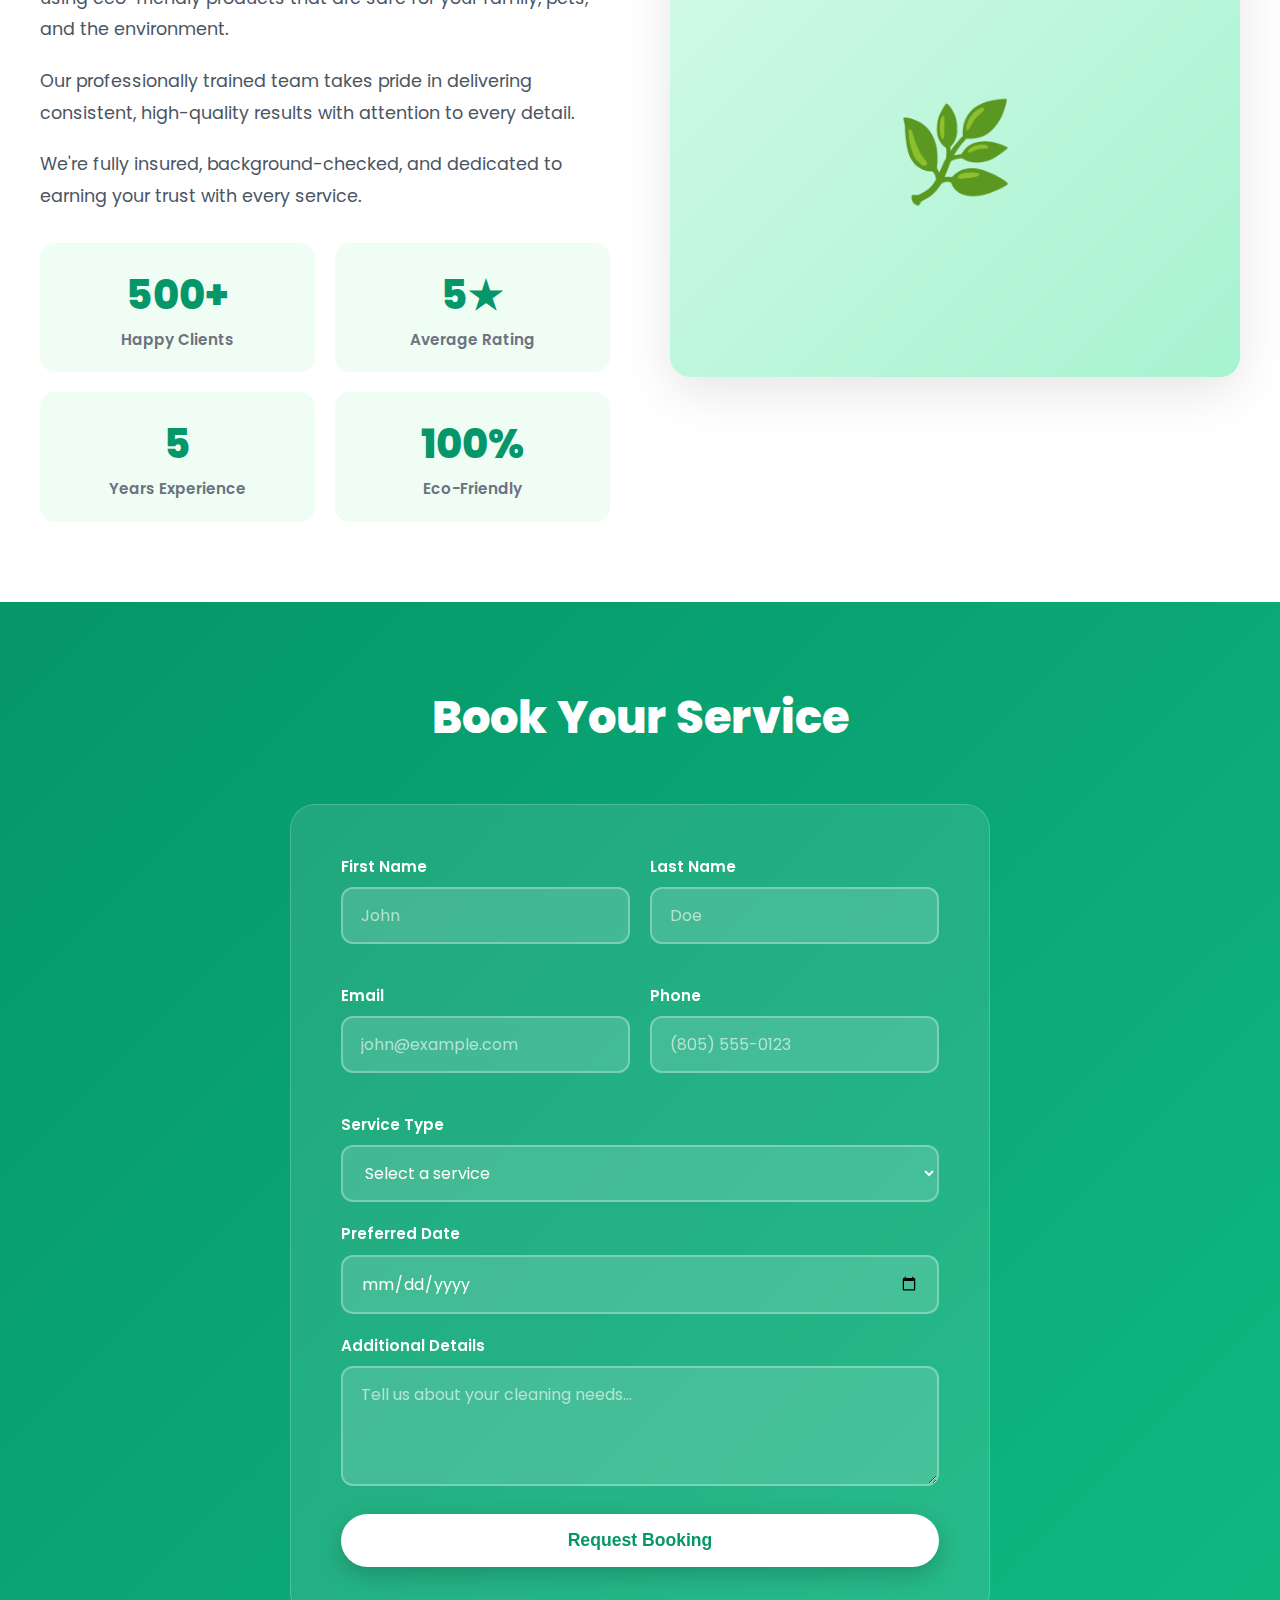
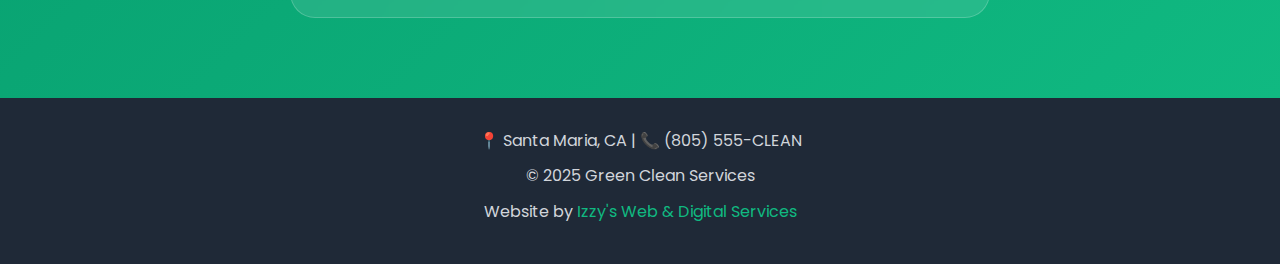
<file: ex2.html>
<!DOCTYPE html>
<html lang="en">
<head>
  <meta charset="UTF-8">
  <meta name="viewport" content="width=device-width, initial-scale=1.0">
  <title>Green Clean Services - Professional Cleaning</title>
  <link href="https://fonts.googleapis.com/css2?family=Poppins:wght@400;600;700;800&display=swap" rel="stylesheet">
  <style>
    * { margin: 0; padding: 0; box-sizing: border-box; }
    
    body { 
      font-family: 'Poppins', sans-serif;
      line-height: 1.6; 
      color: #1f2937;
    }

    .container { 
      max-width: 1200px; 
      margin: 0 auto; 
      padding: 0 20px;
    }

    /* Navigation */
    nav { 
      background: #fff;
      box-shadow: 0 2px 15px rgba(0,0,0,0.08);
      position: sticky;
      top: 0;
      z-index: 1000;
    }

    .nav-container { 
      display: flex; 
      justify-content: space-between; 
      align-items: center; 
      padding: 18px 20px;
      max-width: 1200px;
      margin: 0 auto;
    }

    .logo { 
      font-weight: 800; 
      font-size: 1.7rem;
      color: #059669;
      display: flex;
      align-items: center;
      gap: 8px;
    }

    .nav-links { 
      list-style: none; 
      display: flex; 
      gap: 30px;
    }

    .nav-links a { 
      text-decoration: none; 
      color: #1f2937; 
      font-weight: 600;
      transition: color 0.3s;
    }

    .nav-links a:hover { 
      color: #059669;
    }

    /* Hero Section */
    .hero { 
      background: linear-gradient(135deg, #059669, #10b981);
      color: #fff; 
      padding: 100px 20px;
      text-align: center;
      position: relative;
      overflow: hidden;
    }

    .hero::before {
      content: '';
      position: absolute;
      top: 0;
      left: 0;
      right: 0;
      bottom: 0;
      background: 
        radial-gradient(circle at 20% 50%, rgba(255,255,255,0.1) 0%, transparent 50%),
        radial-gradient(circle at 80% 80%, rgba(255,255,255,0.1) 0%, transparent 50%);
    }

    .hero-content {
      position: relative;
      z-index: 1;
    }

    .hero h1 { 
      font-size: 3.5rem; 
      margin-bottom: 20px;
      font-weight: 800;
    }

    .hero p { 
      font-size: 1.4rem; 
      margin-bottom: 35px;
      opacity: 0.95;
    }

    .btn-hero { 
      display: inline-block; 
      background: #fff;
      color: #059669; 
      padding: 16px 40px; 
      border-radius: 50px; 
      text-decoration: none; 
      font-weight: 700;
      transition: all 0.3s;
      box-shadow: 0 8px 25px rgba(0,0,0,0.2);
      font-size: 1.1rem;
    }

    .btn-hero:hover { 
      transform: translateY(-3px);
      box-shadow: 0 12px 35px rgba(0,0,0,0.3);
    }

    /* Services Section */
    .services { 
      padding: 80px 20px;
      background: #f9fafb;
    }

    .services h2 {
      font-size: 2.8rem;
      color: #059669;
      text-align: center;
      margin-bottom: 60px;
      font-weight: 800;
    }

    .services-grid {
      display: grid;
      grid-template-columns: repeat(auto-fit, minmax(300px, 1fr));
      gap: 35px;
      max-width: 1200px;
      margin: 0 auto;
    }

    .service-card {
      background: #fff;
      padding: 40px 30px;
      border-radius: 20px;
      box-shadow: 0 5px 25px rgba(0,0,0,0.08);
      transition: all 0.3s;
      text-align: center;
      border-top: 4px solid #10b981;
    }

    .service-card:hover {
      transform: translateY(-10px);
      box-shadow: 0 15px 40px rgba(0,0,0,0.15);
    }

    .service-icon {
      font-size: 3.5rem;
      margin-bottom: 20px;
    }

    .service-card h3 {
      font-size: 1.5rem;
      color: #1f2937;
      margin-bottom: 15px;
      font-weight: 700;
    }

    .service-card p {
      color: #6b7280;
      line-height: 1.8;
      margin-bottom: 20px;
    }

    .service-card ul {
      list-style: none;
      text-align: left;
      margin-top: 20px;
    }

    .service-card ul li {
      padding: 8px 0;
      padding-left: 25px;
      position: relative;
      color: #4b5563;
    }

    .service-card ul li::before {
      content: '✓';
      position: absolute;
      left: 0;
      color: #10b981;
      font-weight: bold;
    }

    /* About Section */
    .about { 
      padding: 80px 20px;
      background: #fff;
    }

    .about-content {
      display: grid;
      grid-template-columns: 1fr 1fr;
      gap: 60px;
      align-items: center;
      max-width: 1200px;
      margin: 0 auto;
    }

    .about-text h2 {
      font-size: 2.8rem;
      color: #059669;
      margin-bottom: 25px;
      font-weight: 800;
    }

    .about-text p {
      font-size: 1.1rem;
      color: #4b5563;
      margin-bottom: 20px;
      line-height: 1.8;
    }

    .about-stats {
      display: grid;
      grid-template-columns: repeat(2, 1fr);
      gap: 20px;
      margin-top: 30px;
    }

    .stat {
      text-align: center;
      padding: 20px;
      background: #f0fdf4;
      border-radius: 15px;
    }

    .stat-number {
      font-size: 2.5rem;
      color: #059669;
      font-weight: 800;
      display: block;
    }

    .stat-label {
      color: #6b7280;
      font-size: 0.95rem;
      font-weight: 600;
    }

    .about-image {
      background: linear-gradient(135deg, #d1fae5, #a7f3d0);
      height: 450px;
      border-radius: 20px;
      display: flex;
      align-items: center;
      justify-content: center;
      font-size: 6rem;
      box-shadow: 0 15px 50px rgba(0,0,0,0.1);
    }

    /* Booking Section */
    .booking { 
      padding: 80px 20px;
      background: linear-gradient(135deg, #059669, #10b981);
      color: #fff;
    }

    .booking h2 {
      font-size: 2.8rem;
      text-align: center;
      margin-bottom: 50px;
      font-weight: 800;
    }

    .booking-form {
      max-width: 700px;
      margin: 0 auto;
      background: rgba(255,255,255,0.1);
      backdrop-filter: blur(10px);
      padding: 50px;
      border-radius: 25px;
      border: 1px solid rgba(255,255,255,0.2);
    }

    .form-row {
      display: grid;
      grid-template-columns: 1fr 1fr;
      gap: 20px;
      margin-bottom: 20px;
    }

    .form-group {
      margin-bottom: 20px;
    }

    .form-group label {
      display: block;
      margin-bottom: 8px;
      font-weight: 600;
      font-size: 0.95rem;
    }

    .form-group input,
    .form-group select,
    .form-group textarea {
      width: 100%;
      padding: 14px 18px;
      border: 2px solid rgba(255,255,255,0.3);
      background: rgba(255,255,255,0.15);
      color: #fff;
      border-radius: 12px;
      font-size: 1rem;
      font-family: 'Poppins', sans-serif;
      transition: all 0.3s;
    }

    .form-group input::placeholder,
    .form-group textarea::placeholder {
      color: rgba(255,255,255,0.6);
    }

    .form-group input:focus,
    .form-group select:focus,
    .form-group textarea:focus {
      outline: none;
      border-color: #fff;
      background: rgba(255,255,255,0.2);
    }

    .form-group textarea {
      min-height: 120px;
      resize: vertical;
    }

    .btn-submit {
      background: #fff;
      color: #059669;
      border: none;
      padding: 16px 50px;
      border-radius: 50px;
      font-size: 1.1rem;
      font-weight: 700;
      cursor: pointer;
      transition: all 0.3s;
      width: 100%;
      box-shadow: 0 8px 25px rgba(0,0,0,0.2);
    }

    .btn-submit:hover {
      transform: translateY(-3px);
      box-shadow: 0 12px 35px rgba(0,0,0,0.3);
    }

    /* Footer */
    footer { 
      background: #1f2937; 
      color: #d1d5db; 
      text-align: center; 
      padding: 30px 20px;
    }

    footer p {
      margin-bottom: 10px;
    }

    footer a {
      color: #10b981;
      text-decoration: none;
    }

    /* Responsive */
    @media(max-width: 768px) {
      .hero h1 { font-size: 2.5rem; }
      .nav-links { gap: 15px; font-size: 0.9rem; }
      .about-content { grid-template-columns: 1fr; }
      .services-grid { grid-template-columns: 1fr; }
      .form-row { grid-template-columns: 1fr; }
      .about-stats { grid-template-columns: 1fr; }
      .booking-form { padding: 30px 25px; }
    }

    @media(max-width: 600px) {
      .nav-links { display: none; }
    }
  </style>
</head>
<body>
  <nav>
    <div class="nav-container">
      <div class="logo">🌿 Green Clean</div>
      <ul class="nav-links">
        <li><a href="#home">Home</a></li>
        <li><a href="#services">Services</a></li>
        <li><a href="#about">About</a></li>
        <li><a href="#booking">Book Now</a></li>
      </ul>
    </div>
  </nav>

  <section id="home" class="hero">
    <div class="hero-content">
      <h1>Professional Cleaning Services</h1>
      <p>Eco-friendly solutions for homes and businesses</p>
      <a href="#booking" class="btn-hero">Schedule Your Cleaning</a>
    </div>
  </section>

  <section id="services" class="services">
    <div class="container">
      <h2>Our Services</h2>
      <div class="services-grid">
        <div class="service-card">
          <div class="service-icon">🏠</div>
          <h3>Residential Cleaning</h3>
          <p>Keep your home spotless with our thorough cleaning services</p>
          <ul>
            <li>Deep cleaning</li>
            <li>Regular maintenance</li>
            <li>Move in/out cleaning</li>
            <li>Custom schedules</li>
          </ul>
        </div>

        <div class="service-card">
          <div class="service-icon">🏢</div>
          <h3>Commercial Cleaning</h3>
          <p>Professional cleaning for offices and retail spaces</p>
          <ul>
            <li>Office cleaning</li>
            <li>Retail spaces</li>
            <li>After-hours service</li>
            <li>Flexible contracts</li>
          </ul>
        </div>

        <div class="service-card">
          <div class="service-icon">✨</div>
          <h3>Specialty Services</h3>
          <p>Expert care for specific cleaning needs</p>
          <ul>
            <li>Carpet cleaning</li>
            <li>Window washing</li>
            <li>Post-construction</li>
            <li>Event cleanup</li>
          </ul>
        </div>
      </div>
    </div>
  </section>

  <section id="about" class="about">
    <div class="about-content">
      <div class="about-text">
        <h2>Why Choose Green Clean?</h2>
        <p>We're committed to providing exceptional cleaning services using eco-friendly products that are safe for your family, pets, and the environment.</p>
        <p>Our professionally trained team takes pride in delivering consistent, high-quality results with attention to every detail.</p>
        <p>We're fully insured, background-checked, and dedicated to earning your trust with every service.</p>
        <div class="about-stats">
          <div class="stat">
            <span class="stat-number">500+</span>
            <span class="stat-label">Happy Clients</span>
          </div>
          <div class="stat">
            <span class="stat-number">5★</span>
            <span class="stat-label">Average Rating</span>
          </div>
          <div class="stat">
            <span class="stat-number">5</span>
            <span class="stat-label">Years Experience</span>
          </div>
          <div class="stat">
            <span class="stat-number">100%</span>
            <span class="stat-label">Eco-Friendly</span>
          </div>
        </div>
      </div>
      <div class="about-image">🌿</div>
    </div>
  </section>

  <section id="booking" class="booking">
    <div class="container">
      <h2>Book Your Service</h2>
      <form class="booking-form">
        <div class="form-row">
          <div class="form-group">
            <label for="fname">First Name</label>
            <input type="text" id="fname" name="fname" placeholder="John" required>
          </div>
          <div class="form-group">
            <label for="lname">Last Name</label>
            <input type="text" id="lname" name="lname" placeholder="Doe" required>
          </div>
        </div>
        <div class="form-row">
          <div class="form-group">
            <label for="email">Email</label>
            <input type="email" id="email" name="email" placeholder="john@example.com" required>
          </div>
          <div class="form-group">
            <label for="phone">Phone</label>
            <input type="tel" id="phone" name="phone" placeholder="(805) 555-0123" required>
          </div>
        </div>
        <div class="form-group">
          <label for="service">Service Type</label>
          <select id="service" name="service" required>
            <option value="">Select a service</option>
            <option value="residential">Residential Cleaning</option>
            <option value="commercial">Commercial Cleaning</option>
            <option value="specialty">Specialty Services</option>
          </select>
        </div>
        <div class="form-group">
          <label for="date">Preferred Date</label>
          <input type="date" id="date" name="date" required>
        </div>
        <div class="form-group">
          <label for="details">Additional Details</label>
          <textarea id="details" name="details" placeholder="Tell us about your cleaning needs..."></textarea>
        </div>
        <button type="submit" class="btn-submit">Request Booking</button>
      </form>
    </div>
  </section>

  <footer>
    <div class="container">
      <p>📍 Santa Maria, CA | 📞 (805) 555-CLEAN</p>
      <p>&copy; 2025 Green Clean Services</p>
      <p>Website by <a href="mailto:IzzysWebandDigital@gmail.com">Izzy's Web & Digital Services</a></p>
    </div>
  </footer>

  <script>
    document.querySelectorAll('a[href^="#"]').forEach(anchor => {
      anchor.addEventListener('click', function (e) {
        e.preventDefault();
        const target = document.querySelector(this.getAttribute('href'));
        if (target) {
          target.scrollIntoView({ behavior: 'smooth', block: 'start' });
        }
      });
    });

    document.querySelector('.booking-form').addEventListener('submit', function(e) {
      e.preventDefault();
      alert('Thank you for your booking request! We\'ll contact you shortly to confirm your appointment.');
      this.reset();
    });
  </script>
</body>
</html>
</file>
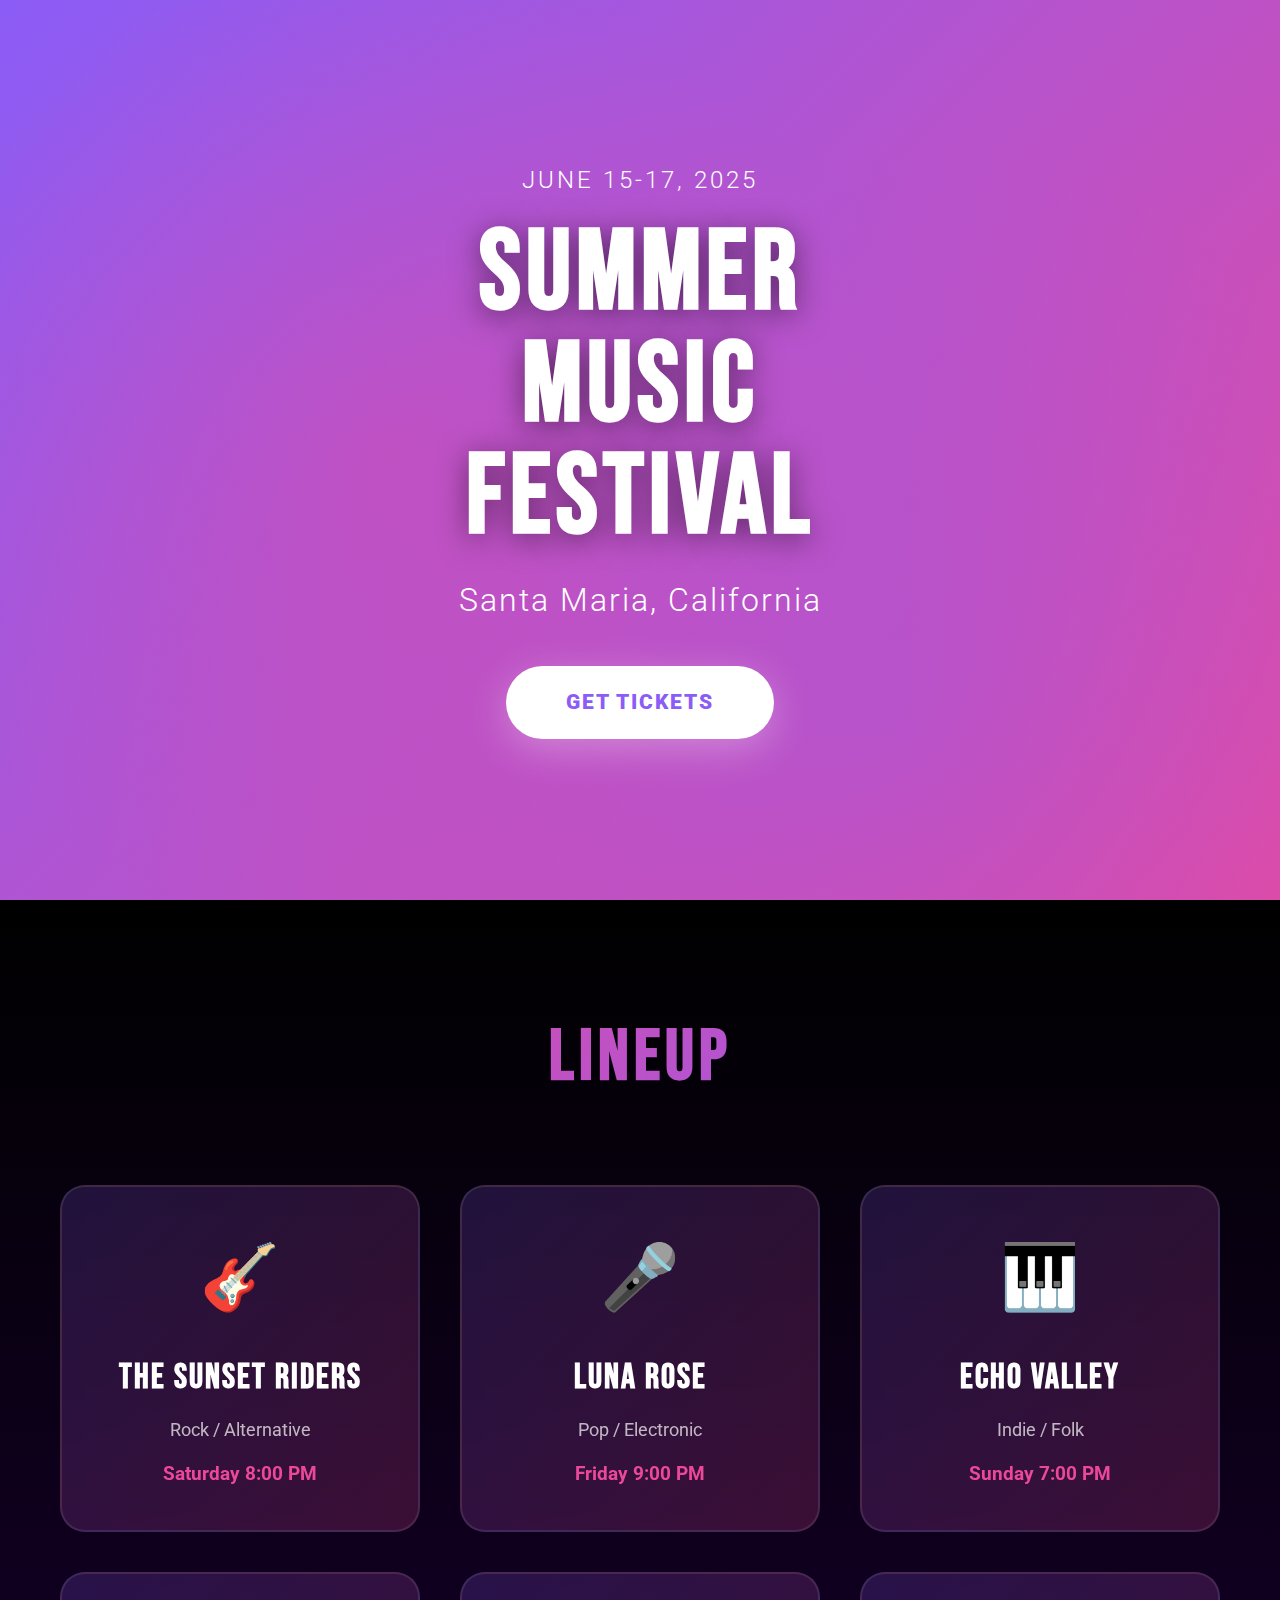
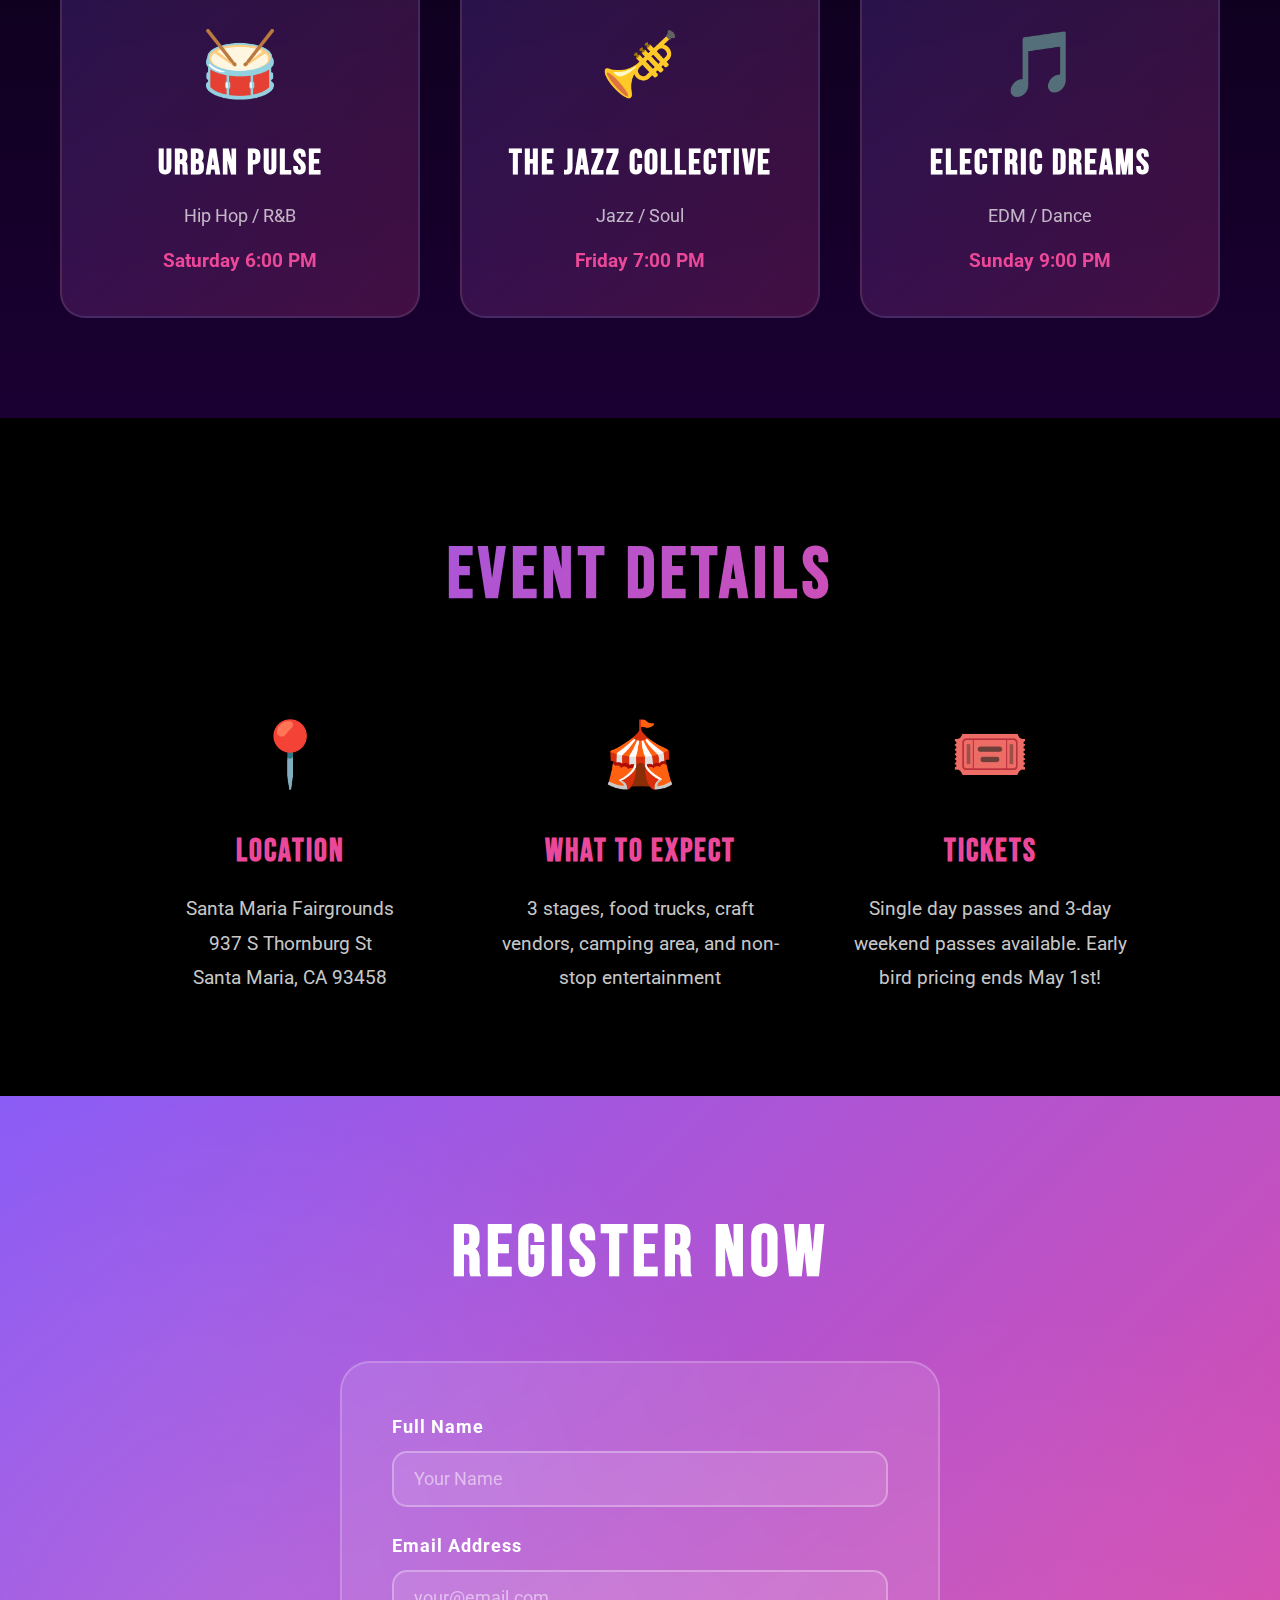
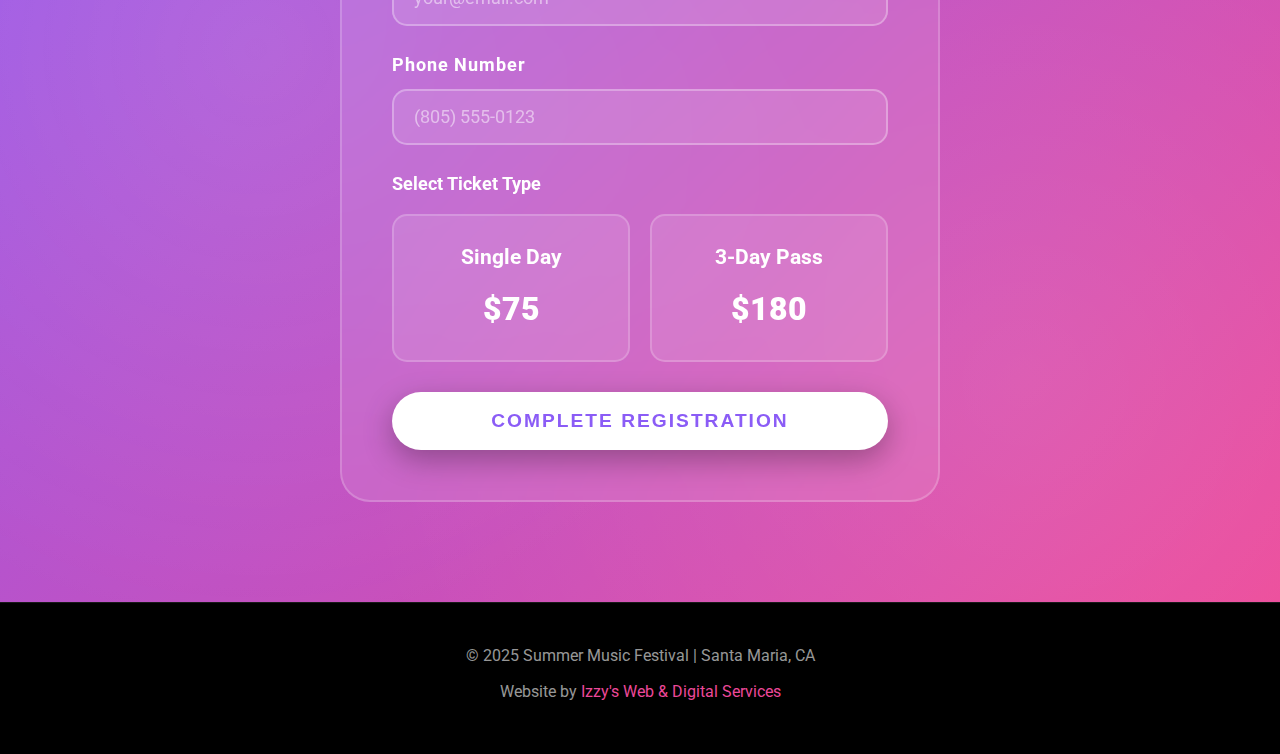
<file: ex3.html>
<!DOCTYPE html>
<html lang="en">
<head>
  <meta charset="UTF-8">
  <meta name="viewport" content="width=device-width, initial-scale=1.0">
  <title>Summer Music Festival 2025 - Santa Maria</title>
  <link href="https://fonts.googleapis.com/css2?family=Bebas+Neue&family=Roboto:wght@300;400;700;900&display=swap" rel="stylesheet">
  <style>
    * { margin: 0; padding: 0; box-sizing: border-box; }
    
    body { 
      font-family: 'Roboto', sans-serif;
      line-height: 1.6; 
      color: #fff;
      background: #000;
      overflow-x: hidden;
    }

    .container { 
      max-width: 1200px; 
      margin: 0 auto; 
      padding: 0 20px;
    }

    /* Hero Section */
    .hero { 
      background: 
        linear-gradient(135deg, rgba(139, 92, 246, 0.9), rgba(236, 72, 153, 0.9)),
        url('data:image/svg+xml,<svg xmlns="http://www.w3.org/2000/svg" viewBox="0 0 1200 800"><rect fill="%238b5cf6" width="1200" height="800"/></svg>');
      background-size: cover;
      background-position: center;
      min-height: 100vh;
      display: flex;
      align-items: center;
      justify-content: center;
      text-align: center;
      position: relative;
      overflow: hidden;
    }

    .hero::before {
      content: '';
      position: absolute;
      top: 0;
      left: 0;
      right: 0;
      bottom: 0;
      background: 
        radial-gradient(circle at 30% 50%, rgba(236, 72, 153, 0.3) 0%, transparent 50%),
        radial-gradient(circle at 70% 80%, rgba(139, 92, 246, 0.3) 0%, transparent 50%);
      animation: pulse 10s ease-in-out infinite;
    }

    @keyframes pulse {
      0%, 100% { opacity: 0.5; }
      50% { opacity: 1; }
    }

    .hero-content {
      position: relative;
      z-index: 1;
      animation: fadeIn 1s ease;
    }

    @keyframes fadeIn {
      from { opacity: 0; transform: translateY(30px); }
      to { opacity: 1; transform: translateY(0); }
    }

    .event-date {
      font-size: 1.5rem;
      font-weight: 300;
      margin-bottom: 20px;
      letter-spacing: 3px;
      text-transform: uppercase;
    }

    .hero h1 { 
      font-family: 'Bebas Neue', cursive;
      font-size: 7rem; 
      margin-bottom: 20px;
      letter-spacing: 5px;
      text-shadow: 0 5px 30px rgba(0,0,0,0.5);
      line-height: 1;
    }

    .hero-subtitle {
      font-size: 2rem;
      margin-bottom: 40px;
      font-weight: 300;
      letter-spacing: 2px;
    }

    .btn-register { 
      display: inline-block; 
      background: #fff;
      color: #8b5cf6; 
      padding: 20px 60px; 
      border-radius: 50px; 
      text-decoration: none; 
      font-weight: 900;
      font-size: 1.3rem;
      transition: all 0.3s;
      box-shadow: 0 10px 40px rgba(255,255,255,0.3);
      text-transform: uppercase;
      letter-spacing: 2px;
    }

    .btn-register:hover { 
      transform: translateY(-5px) scale(1.05);
      box-shadow: 0 15px 50px rgba(255,255,255,0.5);
    }

    /* Lineup Section */
    .lineup { 
      padding: 100px 20px;
      background: linear-gradient(180deg, #000, #1a0033);
    }

    .lineup h2 {
      font-family: 'Bebas Neue', cursive;
      font-size: 4.5rem;
      text-align: center;
      margin-bottom: 70px;
      background: linear-gradient(135deg, #ec4899, #8b5cf6);
      -webkit-background-clip: text;
      -webkit-text-fill-color: transparent;
      background-clip: text;
      letter-spacing: 5px;
    }

    .lineup-grid {
      display: grid;
      grid-template-columns: repeat(auto-fit, minmax(280px, 1fr));
      gap: 40px;
      max-width: 1200px;
      margin: 0 auto;
    }

    .artist-card {
      background: linear-gradient(135deg, rgba(139, 92, 246, 0.2), rgba(236, 72, 153, 0.2));
      backdrop-filter: blur(10px);
      padding: 40px 30px;
      border-radius: 25px;
      text-align: center;
      transition: all 0.4s;
      border: 2px solid rgba(255,255,255,0.1);
      position: relative;
      overflow: hidden;
    }

    .artist-card::before {
      content: '';
      position: absolute;
      top: 0;
      left: 0;
      right: 0;
      height: 5px;
      background: linear-gradient(90deg, #ec4899, #8b5cf6);
      transform: scaleX(0);
      transition: transform 0.4s;
    }

    .artist-card:hover::before {
      transform: scaleX(1);
    }

    .artist-card:hover {
      transform: translateY(-15px);
      border-color: rgba(139, 92, 246, 0.5);
      box-shadow: 0 20px 60px rgba(139, 92, 246, 0.3);
    }

    .artist-icon {
      font-size: 4rem;
      margin-bottom: 20px;
    }

    .artist-card h3 {
      font-family: 'Bebas Neue', cursive;
      font-size: 2.2rem;
      margin-bottom: 10px;
      letter-spacing: 2px;
    }

    .artist-card p {
      color: rgba(255,255,255,0.7);
      font-size: 1.1rem;
    }

    .artist-time {
      margin-top: 15px;
      font-weight: 700;
      color: #ec4899;
      font-size: 1.2rem;
    }

    /* Details Section */
    .details { 
      padding: 100px 20px;
      background: #000;
    }

    .details h2 {
      font-family: 'Bebas Neue', cursive;
      font-size: 4.5rem;
      text-align: center;
      margin-bottom: 70px;
      background: linear-gradient(135deg, #8b5cf6, #ec4899);
      -webkit-background-clip: text;
      -webkit-text-fill-color: transparent;
      background-clip: text;
      letter-spacing: 5px;
    }

    .details-grid {
      display: grid;
      grid-template-columns: repeat(auto-fit, minmax(300px, 1fr));
      gap: 50px;
      max-width: 1000px;
      margin: 0 auto;
    }

    .detail-item {
      text-align: center;
    }

    .detail-icon {
      font-size: 4rem;
      margin-bottom: 20px;
      display: block;
    }

    .detail-item h3 {
      font-family: 'Bebas Neue', cursive;
      font-size: 2rem;
      margin-bottom: 15px;
      color: #ec4899;
      letter-spacing: 2px;
    }

    .detail-item p {
      font-size: 1.2rem;
      color: rgba(255,255,255,0.8);
      line-height: 1.8;
    }

    /* Registration Section */
    .registration { 
      padding: 100px 20px;
      background: linear-gradient(135deg, #8b5cf6, #ec4899);
      position: relative;
      overflow: hidden;
    }

    .registration::before {
      content: '';
      position: absolute;
      top: 0;
      left: 0;
      right: 0;
      bottom: 0;
      background: 
        radial-gradient(circle at 20% 50%, rgba(255,255,255,0.1) 0%, transparent 50%),
        radial-gradient(circle at 80% 80%, rgba(255,255,255,0.1) 0%, transparent 50%);
    }

    .registration-content {
      position: relative;
      z-index: 1;
    }

    .registration h2 {
      font-family: 'Bebas Neue', cursive;
      font-size: 4.5rem;
      text-align: center;
      margin-bottom: 50px;
      letter-spacing: 5px;
    }

    .registration-form {
      max-width: 600px;
      margin: 0 auto;
      background: rgba(255,255,255,0.1);
      backdrop-filter: blur(20px);
      padding: 50px;
      border-radius: 30px;
      border: 2px solid rgba(255,255,255,0.2);
    }

    .form-group {
      margin-bottom: 25px;
    }

    .form-group label {
      display: block;
      margin-bottom: 10px;
      font-weight: 700;
      font-size: 1.1rem;
      letter-spacing: 1px;
    }

    .form-group input,
    .form-group select {
      width: 100%;
      padding: 16px 20px;
      border: 2px solid rgba(255,255,255,0.3);
      background: rgba(255,255,255,0.1);
      color: #fff;
      border-radius: 15px;
      font-size: 1.1rem;
      font-family: 'Roboto', sans-serif;
      transition: all 0.3s;
    }

    .form-group input::placeholder {
      color: rgba(255,255,255,0.5);
    }

    .form-group input:focus,
    .form-group select:focus {
      outline: none;
      border-color: #fff;
      background: rgba(255,255,255,0.2);
    }

    .ticket-options {
      display: grid;
      grid-template-columns: repeat(2, 1fr);
      gap: 20px;
      margin-bottom: 30px;
    }

    .ticket-option {
      background: rgba(255,255,255,0.1);
      padding: 25px;
      border-radius: 15px;
      border: 2px solid rgba(255,255,255,0.2);
      cursor: pointer;
      transition: all 0.3s;
      text-align: center;
    }

    .ticket-option:hover {
      background: rgba(255,255,255,0.2);
      border-color: #fff;
    }

    .ticket-option input[type="radio"] {
      display: none;
    }

    .ticket-option input[type="radio"]:checked + label {
      font-weight: 900;
    }

    .ticket-option label {
      cursor: pointer;
    }

    .ticket-type {
      font-size: 1.3rem;
      font-weight: 700;
      display: block;
      margin-bottom: 10px;
    }

    .ticket-price {
      font-size: 2rem;
      font-weight: 900;
      color: #fff;
    }

    .btn-submit {
      background: #fff;
      color: #8b5cf6;
      border: none;
      padding: 18px 50px;
      border-radius: 50px;
      font-size: 1.2rem;
      font-weight: 900;
      cursor: pointer;
      transition: all 0.3s;
      width: 100%;
      text-transform: uppercase;
      letter-spacing: 2px;
      box-shadow: 0 10px 30px rgba(0,0,0,0.3);
    }

    .btn-submit:hover {
      transform: translateY(-3px);
      box-shadow: 0 15px 40px rgba(0,0,0,0.4);
    }

    /* Footer */
    footer { 
      background: #000; 
      color: rgba(255,255,255,0.6); 
      text-align: center; 
      padding: 40px 20px;
      border-top: 1px solid rgba(255,255,255,0.1);
    }

    footer p {
      margin-bottom: 10px;
    }

    footer a {
      color: #ec4899;
      text-decoration: none;
    }

    /* Responsive */
    @media(max-width: 768px) {
      .hero h1 { font-size: 4rem; }
      .hero-subtitle { font-size: 1.5rem; }
      .lineup h2, .details h2, .registration h2 { font-size: 3rem; }
      .ticket-options { grid-template-columns: 1fr; }
      .registration-form { padding: 30px 25px; }
    }
  </style>
</head>
<body>
  <section class="hero">
    <div class="hero-content">
      <div class="event-date">June 15-17, 2025</div>
      <h1>SUMMER<br>MUSIC<br>FESTIVAL</h1>
      <div class="hero-subtitle">Santa Maria, California</div>
      <a href="#register" class="btn-register">Get Tickets</a>
    </div>
  </section>

  <section class="lineup">
    <div class="container">
      <h2>Lineup</h2>
      <div class="lineup-grid">
        <div class="artist-card">
          <div class="artist-icon">🎸</div>
          <h3>The Sunset Riders</h3>
          <p>Rock / Alternative</p>
          <div class="artist-time">Saturday 8:00 PM</div>
        </div>

        <div class="artist-card">
          <div class="artist-icon">🎤</div>
          <h3>Luna Rose</h3>
          <p>Pop / Electronic</p>
          <div class="artist-time">Friday 9:00 PM</div>
        </div>

        <div class="artist-card">
          <div class="artist-icon">🎹</div>
          <h3>Echo Valley</h3>
          <p>Indie / Folk</p>
          <div class="artist-time">Sunday 7:00 PM</div>
        </div>

        <div class="artist-card">
          <div class="artist-icon">🥁</div>
          <h3>Urban Pulse</h3>
          <p>Hip Hop / R&B</p>
          <div class="artist-time">Saturday 6:00 PM</div>
        </div>

        <div class="artist-card">
          <div class="artist-icon">🎺</div>
          <h3>The Jazz Collective</h3>
          <p>Jazz / Soul</p>
          <div class="artist-time">Friday 7:00 PM</div>
        </div>

        <div class="artist-card">
          <div class="artist-icon">🎵</div>
          <h3>Electric Dreams</h3>
          <p>EDM / Dance</p>
          <div class="artist-time">Sunday 9:00 PM</div>
        </div>
      </div>
    </div>
  </section>

  <section class="details">
    <div class="container">
      <h2>Event Details</h2>
      <div class="details-grid">
        <div class="detail-item">
          <span class="detail-icon">📍</span>
          <h3>Location</h3>
          <p>Santa Maria Fairgrounds<br>937 S Thornburg St<br>Santa Maria, CA 93458</p>
        </div>

        <div class="detail-item">
          <span class="detail-icon">🎪</span>
          <h3>What to Expect</h3>
          <p>3 stages, food trucks, craft vendors, camping area, and non-stop entertainment</p>
        </div>

        <div class="detail-item">
          <span class="detail-icon">🎟️</span>
          <h3>Tickets</h3>
          <p>Single day passes and 3-day weekend passes available. Early bird pricing ends May 1st!</p>
        </div>
      </div>
    </div>
  </section>

  <section id="register" class="registration">
    <div class="registration-content">
      <h2>Register Now</h2>
      <form class="registration-form">
        <div class="form-group">
          <label for="name">Full Name</label>
          <input type="text" id="name" name="name" placeholder="Your Name" required>
        </div>
        <div class="form-group">
          <label for="email">Email Address</label>
          <input type="email" id="email" name="email" placeholder="your@email.com" required>
        </div>
        <div class="form-group">
          <label for="phone">Phone Number</label>
          <input type="tel" id="phone" name="phone" placeholder="(805) 555-0123" required>
        </div>
        
        <label style="display: block; margin-bottom: 15px; font-weight: 700; font-size: 1.1rem;">Select Ticket Type</label>
        <div class="ticket-options">
          <div class="ticket-option">
            <input type="radio" id="day" name="ticket" value="day" required>
            <label for="day">
              <span class="ticket-type">Single Day</span>
              <span class="ticket-price">$75</span>
            </label>
          </div>
          <div class="ticket-option">
            <input type="radio" id="weekend" name="ticket" value="weekend">
            <label for="weekend">
              <span class="ticket-type">3-Day Pass</span>
              <span class="ticket-price">$180</span>
            </label>
          </div>
        </div>

        <button type="submit" class="btn-submit">Complete Registration</button>
      </form>
    </div>
  </section>

  <footer>
    <div class="container">
      <p>&copy; 2025 Summer Music Festival | Santa Maria, CA</p>
      <p>Website by <a href="mailto:IzzysWebandDigital@gmail.com">Izzy's Web & Digital Services</a></p>
    </div>
  </footer>

  <script>
    document.querySelectorAll('a[href^="#"]').forEach(anchor => {
      anchor.addEventListener('click', function (e) {
        e.preventDefault();
        const target = document.querySelector(this.getAttribute('href'));
        if (target) {
          target.scrollIntoView({ behavior: 'smooth', block: 'start' });
        }
      });
    });

    document.querySelectorAll('.ticket-option').forEach(option => {
      option.addEventListener('click', function() {
        this.querySelector('input[type="radio"]').checked = true;
      });
    });

    document.querySelector('.registration-form').addEventListener('submit', function(e) {
      e.preventDefault();
      alert('Thank you for registering! You\'ll receive a confirmation email shortly with your ticket details.');
      this.reset();
    });
  </script>
</body>
</html>
</file>
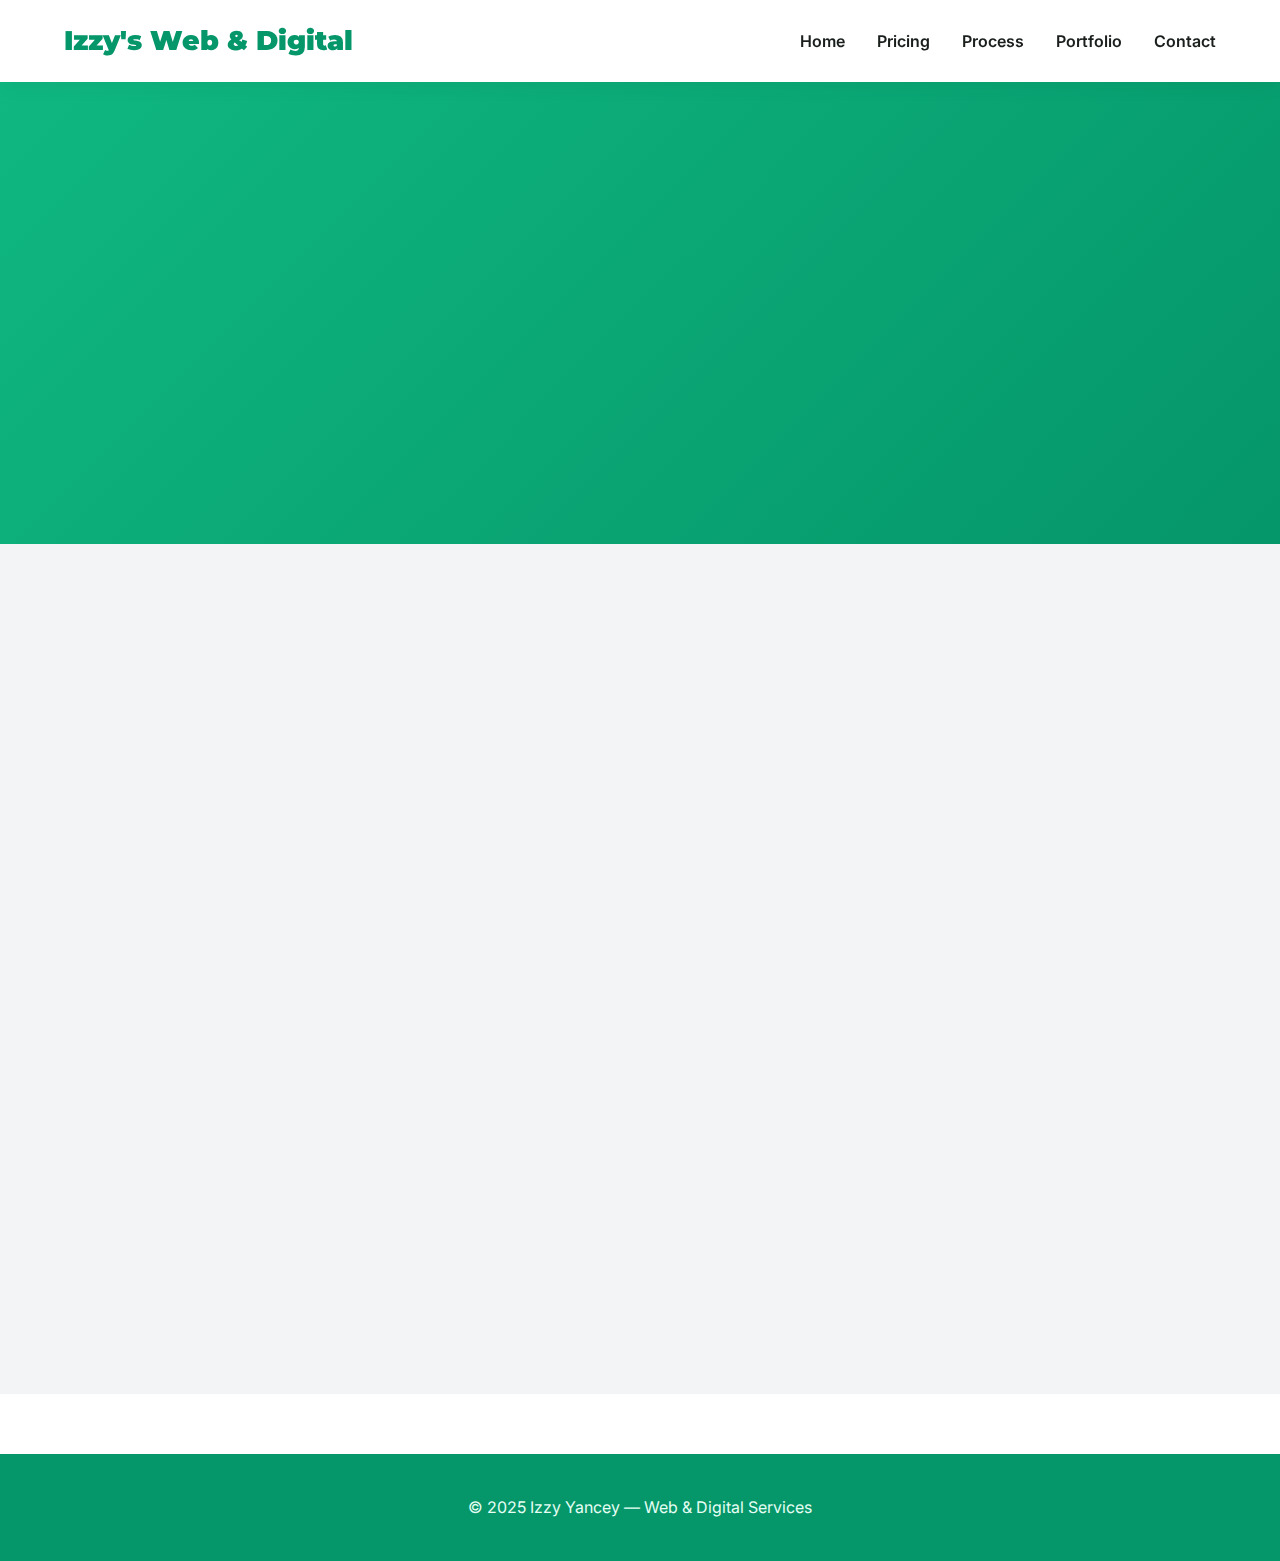
<file: pricing.html>
<!DOCTYPE html>
<html lang="en">
<head>
  <meta charset="UTF-8">
  <meta name="viewport" content="width=device-width, initial-scale=1.0">
  <title>Pricing | Izzy's Web & Digital</title>
  <link href="https://fonts.googleapis.com/css2?family=Montserrat:wght@600;700;900&family=Inter:wght@300;400;500;600&display=swap" rel="stylesheet">
  <link rel="stylesheet" href="styles.css">
</head>

<body>

<!-- NAVIGATION -->
<nav>
  <div class="nav-container">
    <div class="logo">Izzy's Web & Digital</div>

    <ul class="nav-links">
      <li><a href="index.html">Home</a></li>
      <li><a href="pricing.html">Pricing</a></li>
      <li><a href="process.html">Process</a></li>
      <li><a href="index.html#portfolio">Portfolio</a></li>
      <li><a href="index.html#contact">Contact</a></li>
    </ul>

    <!-- HAMBURGER -->
    <div class="hamburger" onclick="toggleMenu()">
      <span></span>
      <span></span>
      <span></span>
    </div>
  </div>

  <!-- MOBILE MENU -->
  <div class="mobile-menu" id="mobileMenu">
    <a href="index.html">Home</a>
    <a href="pricing.html">Pricing</a>
    <a href="process.html">Process</a>
    <a href="index.html#portfolio">Portfolio</a>
    <a href="index.html#contact">Contact</a>
  </div>
</nav>

<!-- HEADER -->
<header>
  <div class="container fade-up">
    <h1>Pricing & Packages</h1>
    <p>Simple, transparent pricing designed for small businesses.</p>
  </div>
</header>

<!-- PRICING SECTION -->
<section class="section-gray">
  <div class="container fade-up">
    <h2>Website Packages</h2>

    <div class="grid">

      <div class="card fade-up">
        <h3>Starter Website</h3>
        <p class="price">$400–$600</p>
        <p>3–5 pages, mobile responsive, clean layout, contact form.</p>
      </div>

      <div class="card fade-up">
        <h3>Standard Website</h3>
        <p class="price">$800–$1,200</p>
        <p>5–7 pages, custom layout, SEO basics, polished design.</p>
      </div>

      <div class="card fade-up">
        <h3>Premium Website</h3>
        <p class="price">$1,500–$2,000+</p>
        <p>8–10+ pages, advanced features, performance optimization.</p>
      </div>

      <div class="card fade-up">
        <h3>Add‑Ons</h3>
        <p class="price">Optional</p>
        <ul style="margin-top:10px; color:#6b7280;">
          <li>Content writing: $75–$150/page</li>
          <li>Full site copy: $300–$600</li>
          <li>Branding (colors + fonts): $150</li>
          <li>Logo design: $250–$400+</li>
          <li>Extra edits billed separately</li>
        </ul>
      </div>

    </div>
  </div>
</section>

<!-- FOOTER -->
<footer>
  <p>&copy; 2025 Izzy Yancey — Web & Digital Services</p>
</footer>

<script>
function toggleMenu() {
  const menu = document.getElementById('mobileMenu');
  const burger = document.querySelector('.hamburger');
  menu.classList.toggle('mobile-active');
  burger.classList.toggle('active');
}
</script>

</body>
</html>
</file>
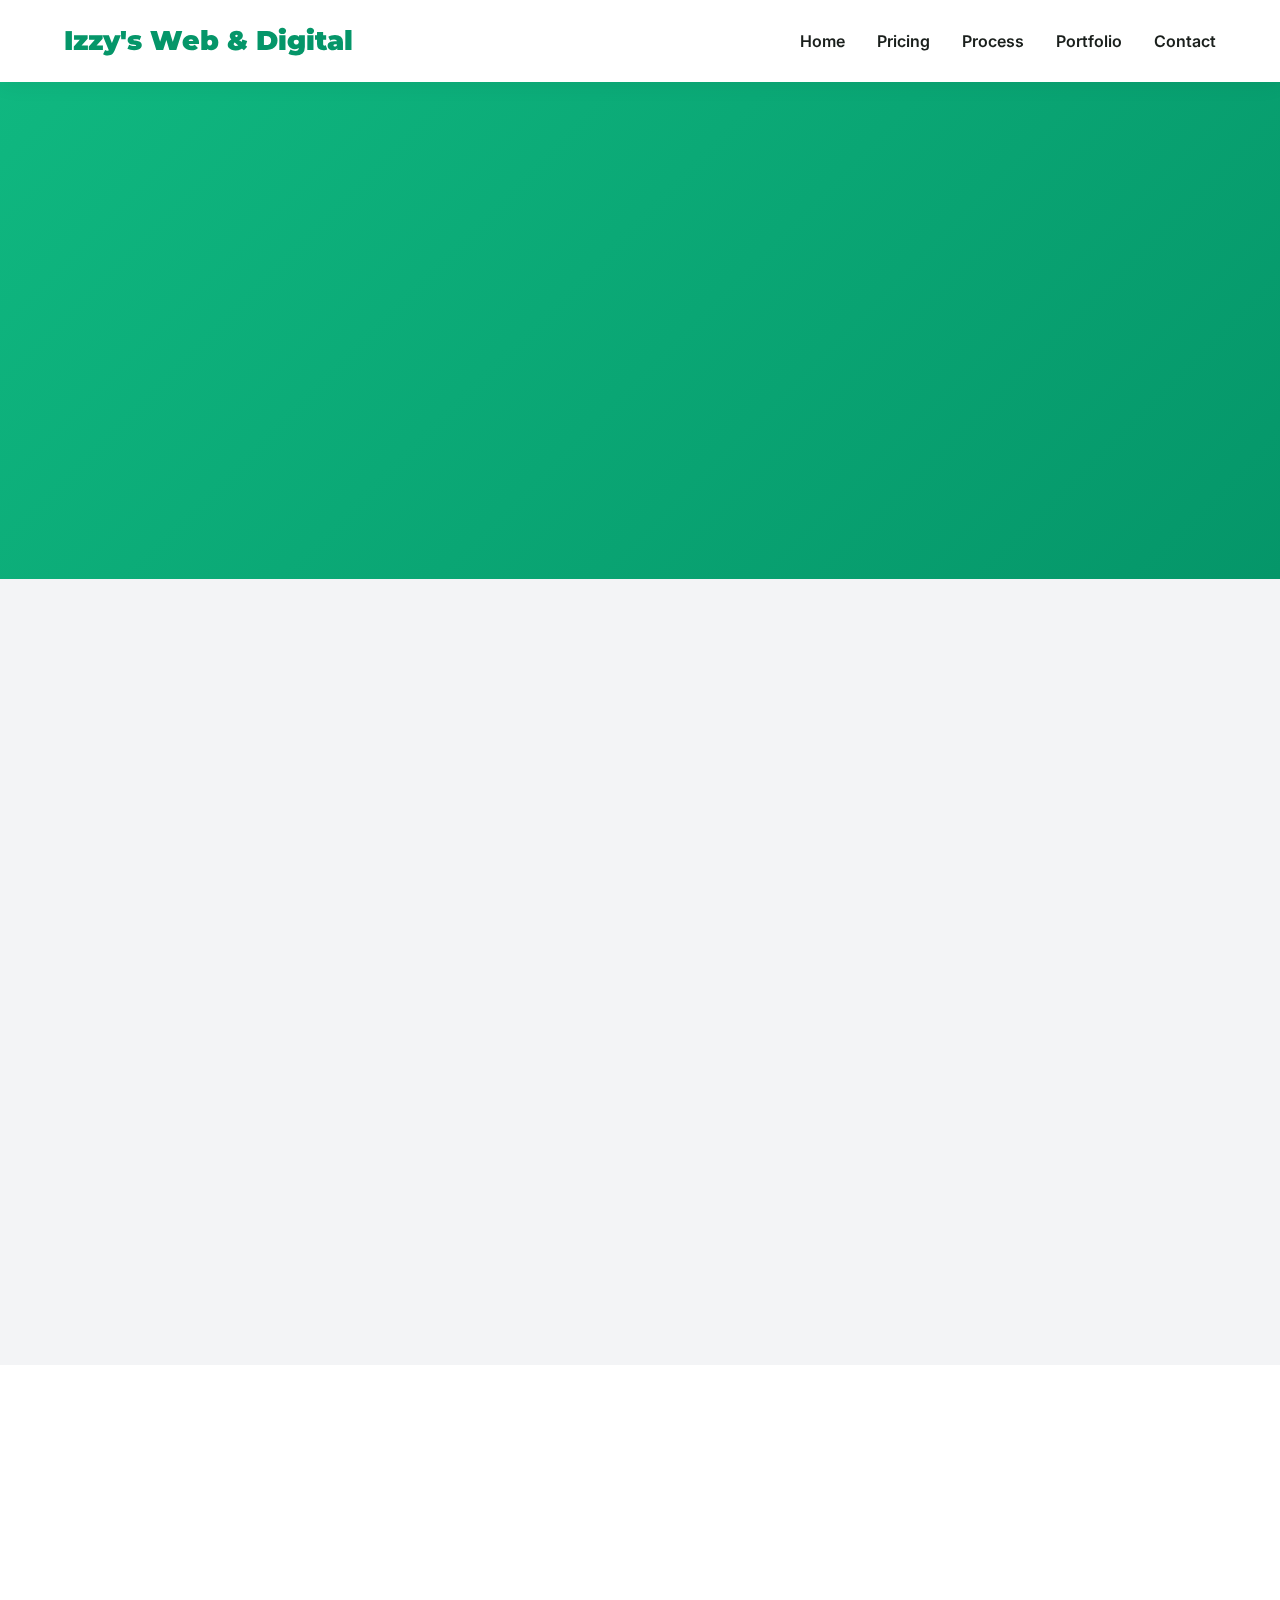
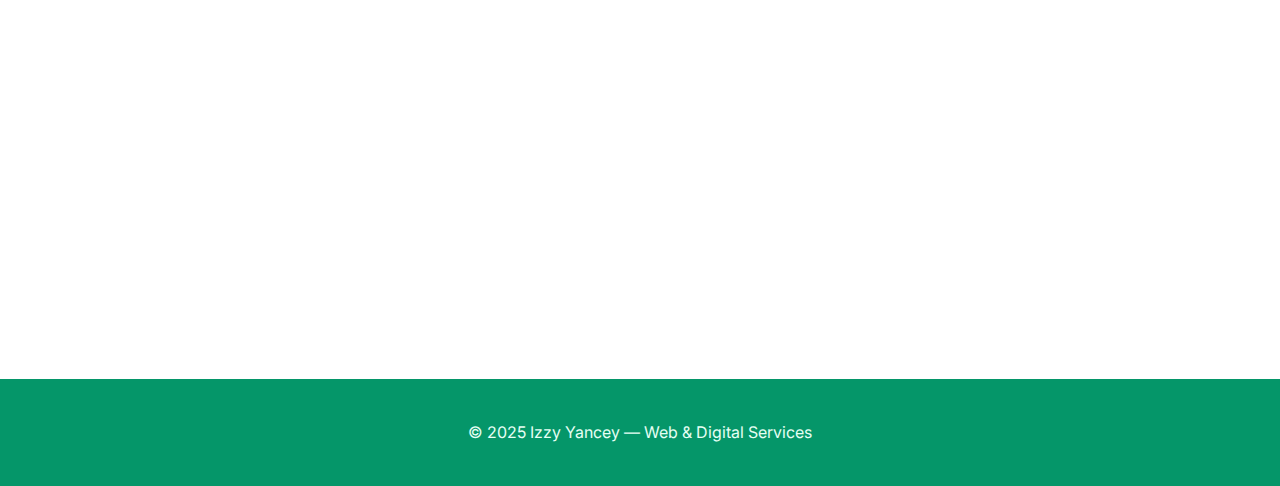
<file: process.html>
<!DOCTYPE html>
<html lang="en">
<head>
  <meta charset="UTF-8">
  <meta name="viewport" content="width=device-width, initial-scale=1.0">
  <title>Process | Izzy's Web & Digital</title>
  <link href="https://fonts.googleapis.com/css2?family=Montserrat:wght@600;700;900&family=Inter:wght@300;400;500;600&display=swap" rel="stylesheet">
  <link rel="stylesheet" href="styles.css">
</head>

<body>

<!-- NAVIGATION -->
<nav>
  <div class="nav-container">
    <div class="logo">Izzy's Web & Digital</div>

    <ul class="nav-links">
      <li><a href="index.html">Home</a></li>
      <li><a href="pricing.html">Pricing</a></li>
      <li><a href="process.html">Process</a></li>
      <li><a href="index.html#portfolio">Portfolio</a></li>
      <li><a href="index.html#contact">Contact</a></li>
    </ul>

    <!-- HAMBURGER -->
    <div class="hamburger" onclick="toggleMenu()">
      <span></span>
      <span></span>
      <span></span>
    </div>
  </div>

  <!-- MOBILE MENU -->
  <div class="mobile-menu" id="mobileMenu">
    <a href="index.html">Home</a>
    <a href="pricing.html">Pricing</a>
    <a href="process.html">Process</a>
    <a href="index.html#portfolio">Portfolio</a>
    <a href="index.html#contact">Contact</a>
  </div>
</nav>

<!-- HEADER -->
<header>
  <div class="container fade-up">
    <h1>My Process</h1>
    <p>Clear steps, transparent communication, and a smooth experience from start to finish.</p>
  </div>
</header>

<!-- PROCESS STEPS -->
<section class="section-gray">
  <div class="container fade-up">
    <h2>How It Works</h2>

    <div class="grid">

      <div class="card fade-up">
        <h3>1. Request a Quote</h3>
        <p>You fill out a short form describing your project. I review it and send a quote range and next steps.</p>
      </div>

      <div class="card fade-up">
        <h3>2. Project Details & Planning</h3>
        <p>You complete the project intake form with pages, content, branding, and goals. Scope and timeline are confirmed.</p>
      </div>

      <div class="card fade-up">
        <h3>3. First Draft</h3>
        <p>I design and build the first full version of your website. Typical timeline: 5–14 days depending on size.</p>
      </div>

      <div class="card fade-up">
        <h3>4. Revisions</h3>
        <p>You review the site and submit feedback. One revision round is included.</p>
      </div>

      <div class="card fade-up">
        <h3>5. Final Delivery & Launch</h3>
        <p>Final changes are applied, mobile optimization is completed, and the site is launched.</p>
      </div>

    </div>
  </div>
</section>

<!-- EDITS POLICY -->
<section>
  <div class="container fade-up">
    <h2>Edits & Revisions Policy</h2>

    <div class="card">
      <p style="color:#6b7280; margin-bottom:20px;">
        Any changes requested after the included revision round or after launch are billed separately:
      </p>

      <ul style="color:#6b7280; line-height:1.9;">
        <li>Small text/image edits: $25</li>
        <li>Design or layout changes: $50/hour</li>
        <li>New pages or features quoted separately</li>
      </ul>
    </div>
  </div>
</section>

<!-- FOOTER -->
<footer>
  <p>&copy; 2025 Izzy Yancey — Web & Digital Services</p>
</footer>

<script>
function toggleMenu() {
  const menu = document.getElementById('mobileMenu');
  const burger = document.querySelector('.hamburger');
  menu.classList.toggle('mobile-active');
  burger.classList.toggle('active');
}
</script>

</body>
</html>
</file>
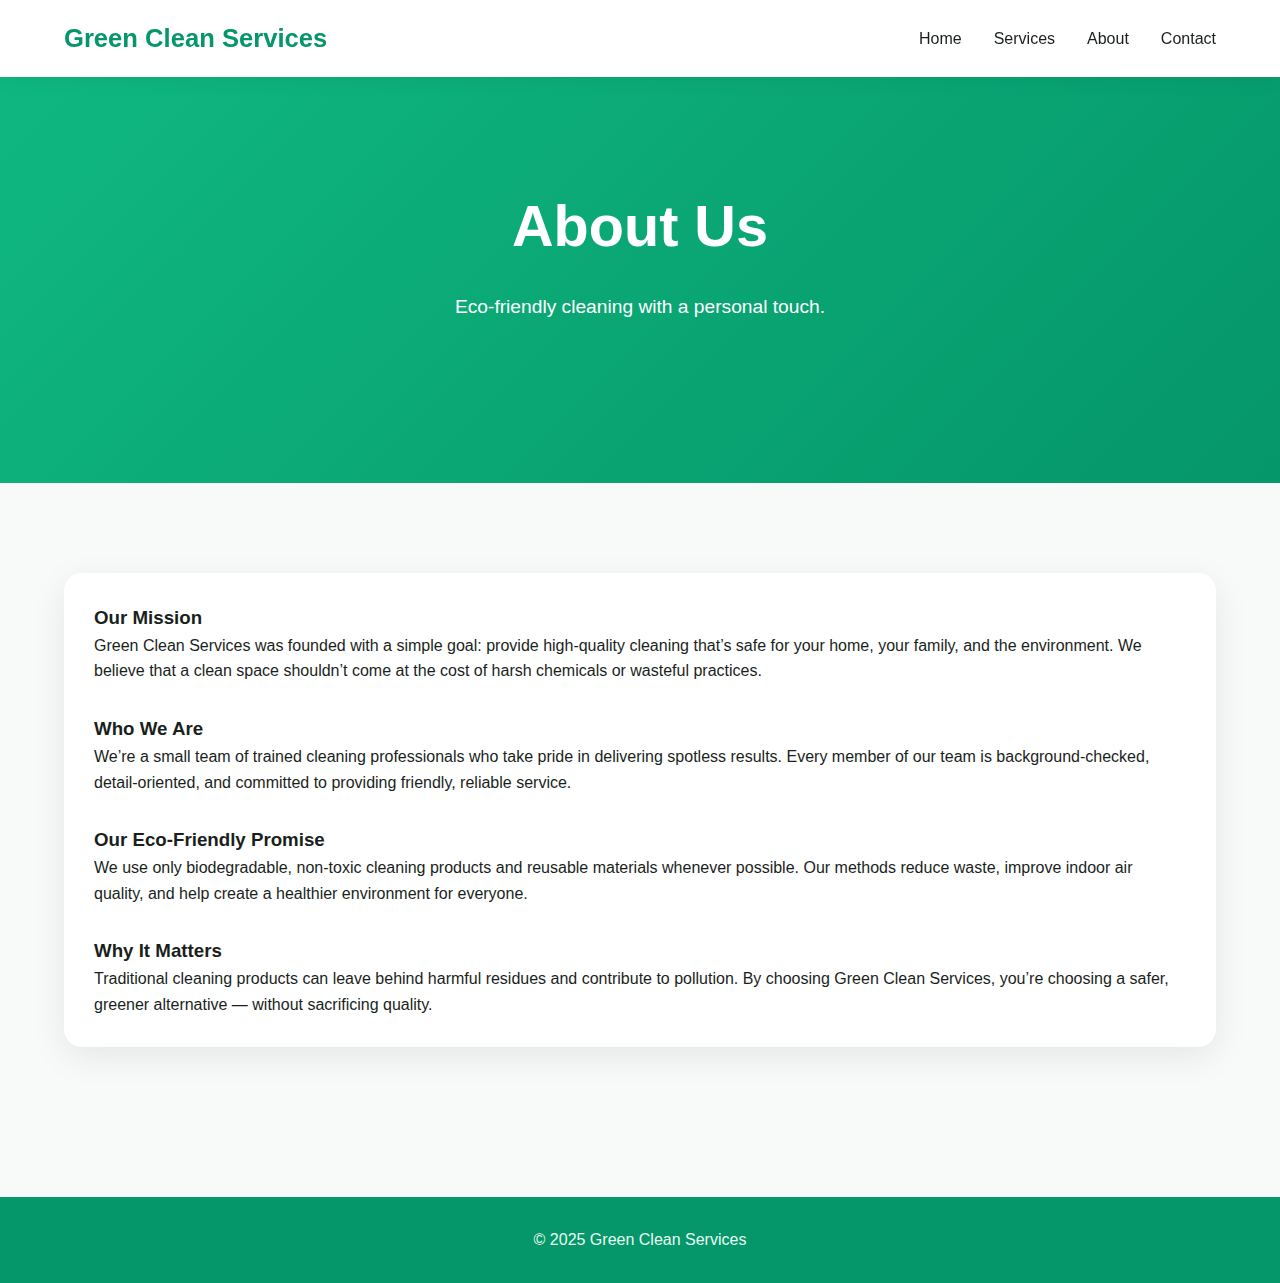
<file: examples/green-clean/about.html>
<!DOCTYPE html>
<html lang="en">
<head>
  <meta charset="UTF-8">
  <meta name="viewport" content="width=device-width, initial-scale=1.0">
  <title>About | Green Clean Services</title>
  <link rel="stylesheet" href="green.css">
</head>

<body>

<nav>
  <div class="nav-container">
    <div class="logo">Green Clean Services</div>
    <ul class="nav-links">
      <li><a href="index.html">Home</a></li>
      <li><a href="services.html">Services</a></li>
      <li><a href="about.html">About</a></li>
      <li><a href="contact.html">Contact</a></li>
    </ul>
  </div>
</nav>

<header>
  <div class="container">
    <h1>About Us</h1>
    <p>Eco‑friendly cleaning with a personal touch.</p>
  </div>
</header>

<section>
  <div class="container">

    <div class="card">
      <h3>Our Mission</h3>
      <p>
        Green Clean Services was founded with a simple goal: provide high‑quality cleaning
        that’s safe for your home, your family, and the environment. We believe that a clean
        space shouldn’t come at the cost of harsh chemicals or wasteful practices.
      </p>

      <h3 style="margin-top:30px;">Who We Are</h3>
      <p>
        We’re a small team of trained cleaning professionals who take pride in delivering
        spotless results. Every member of our team is background‑checked, detail‑oriented,
        and committed to providing friendly, reliable service.
      </p>

      <h3 style="margin-top:30px;">Our Eco‑Friendly Promise</h3>
      <p>
        We use only biodegradable, non‑toxic cleaning products and reusable materials
        whenever possible. Our methods reduce waste, improve indoor air quality, and help
        create a healthier environment for everyone.
      </p>

      <h3 style="margin-top:30px;">Why It Matters</h3>
      <p>
        Traditional cleaning products can leave behind harmful residues and contribute to
        pollution. By choosing Green Clean Services, you’re choosing a safer, greener
        alternative — without sacrificing quality.
      </p>
    </div>

  </div>
</section>

<footer>
  <p>&copy; 2025 Green Clean Services</p>
</footer>

</body>
</html>
</file>
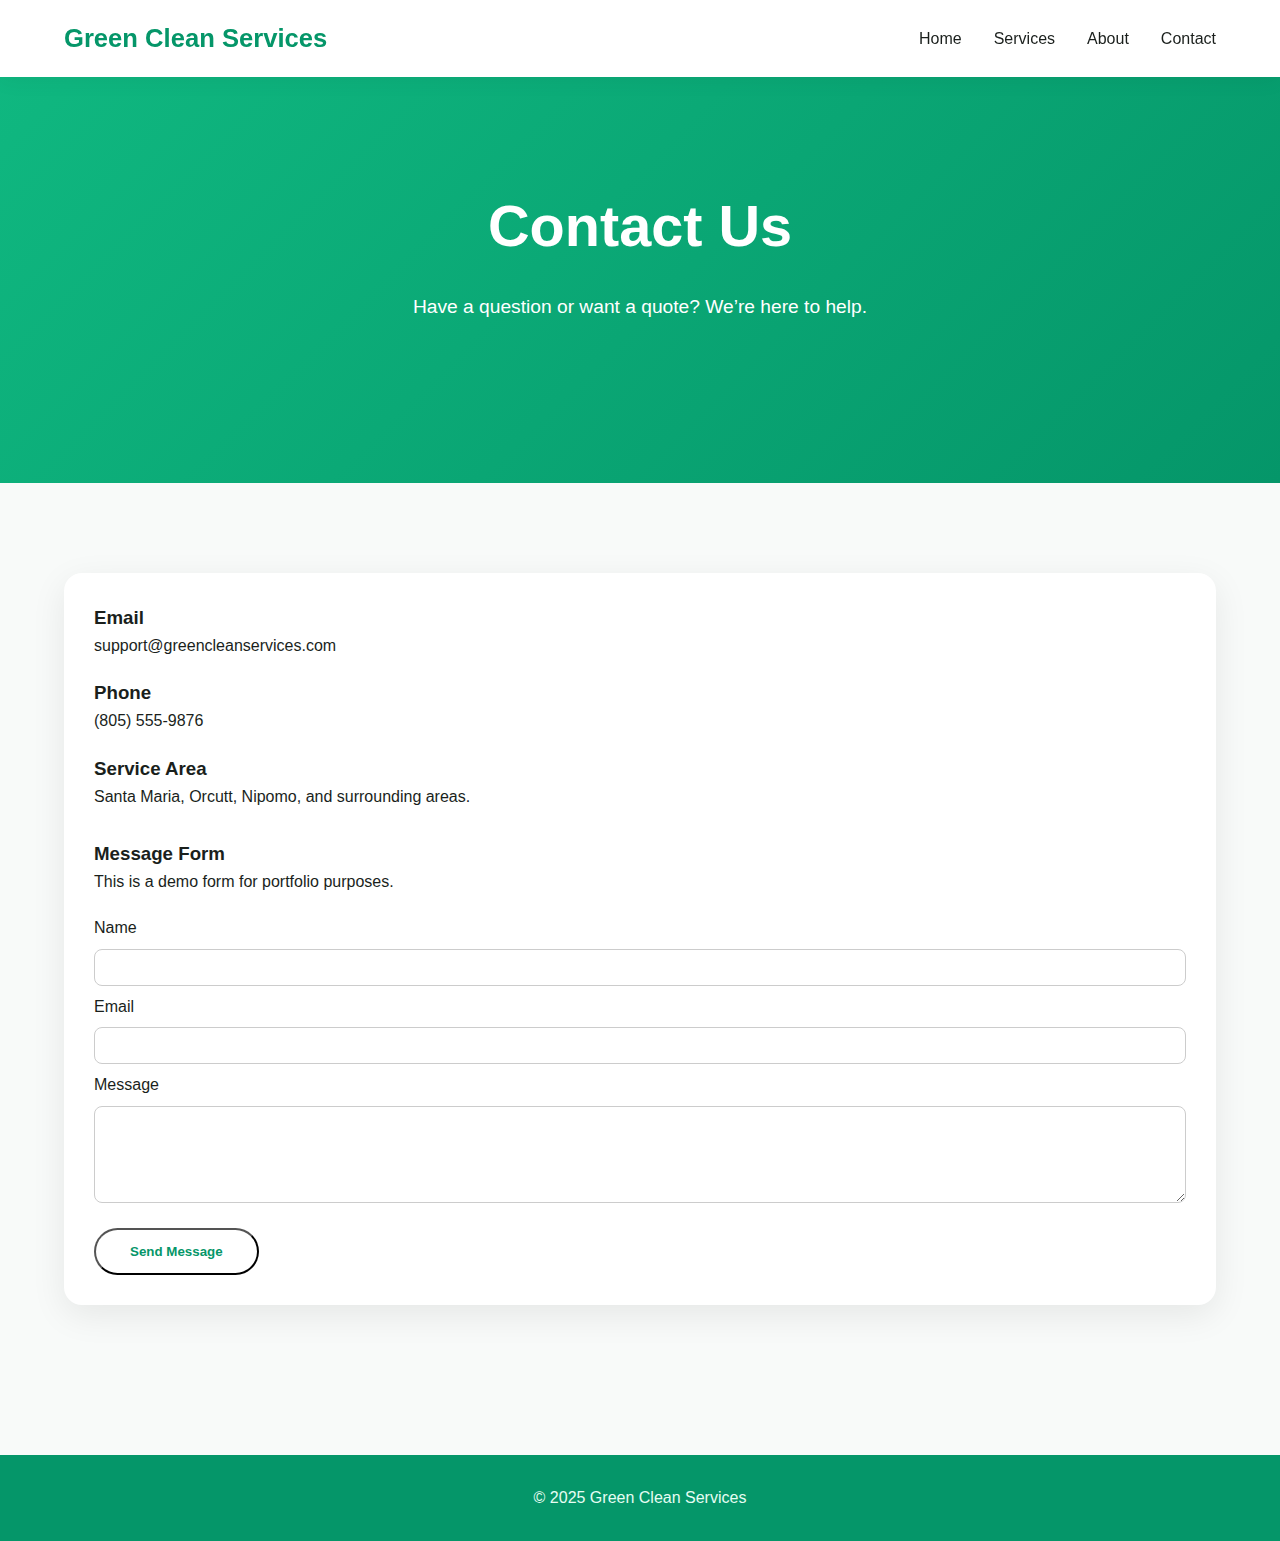
<file: examples/green-clean/contact.html>
<!DOCTYPE html>
<html lang="en">
<head>
  <meta charset="UTF-8">
  <meta name="viewport" content="width=device-width, initial-scale=1.0">
  <title>Contact | Green Clean Services</title>
  <link rel="stylesheet" href="green.css">
</head>

<body>

<nav>
  <div class="nav-container">
    <div class="logo">Green Clean Services</div>
    <ul class="nav-links">
      <li><a href="index.html">Home</a></li>
      <li><a href="services.html">Services</a></li>
      <li><a href="about.html">About</a></li>
      <li><a href="contact.html">Contact</a></li>
    </ul>
  </div>
</nav>

<header>
  <div class="container">
    <h1>Contact Us</h1>
    <p>Have a question or want a quote? We’re here to help.</p>
  </div>
</header>

<section>
  <div class="container">

    <div class="card">
      <h3>Email</h3>
      <p>support@greencleanservices.com</p>

      <h3 style="margin-top:20px;">Phone</h3>
      <p>(805) 555‑9876</p>

      <h3 style="margin-top:20px;">Service Area</h3>
      <p>Santa Maria, Orcutt, Nipomo, and surrounding areas.</p>

      <h3 style="margin-top:30px;">Message Form</h3>
      <p>This is a demo form for portfolio purposes.</p>

      <form style="margin-top:20px;">
        <label>Name</label><br>
        <input type="text" style="width:100%; padding:10px; margin:8px 0; border-radius:8px; border:1px solid #ccc;"><br>

        <label>Email</label><br>
        <input type="email" style="width:100%; padding:10px; margin:8px 0; border-radius:8px; border:1px solid #ccc;"><br>

        <label>Message</label><br>
        <textarea style="width:100%; padding:10px; margin:8px 0; border-radius:8px; border:1px solid #ccc;" rows="5"></textarea><br>

        <button type="button" class="btn" style="margin-top:10px;">Send Message</button>
      </form>
    </div>

  </div>
</section>

<footer>
  <p>&copy; 2025 Green Clean Services</p>
</footer>

</body>
</html>
</file>
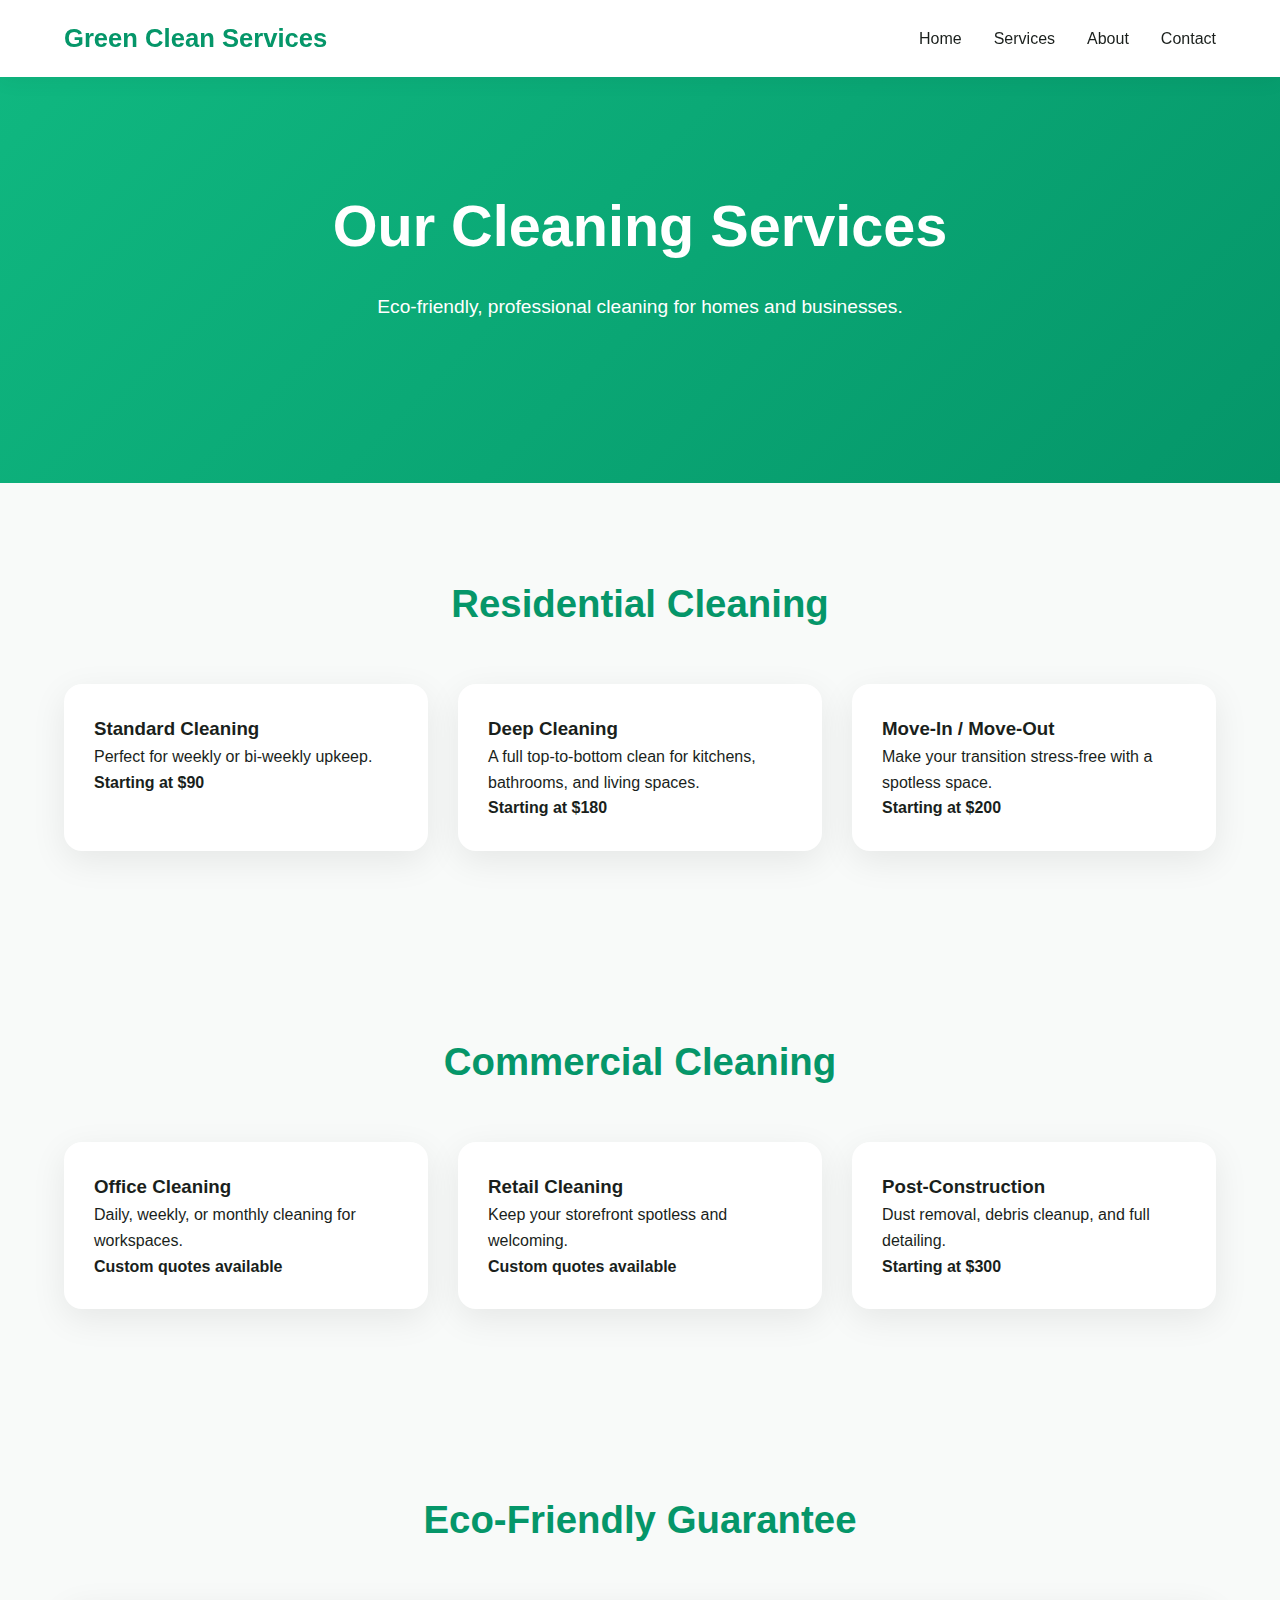
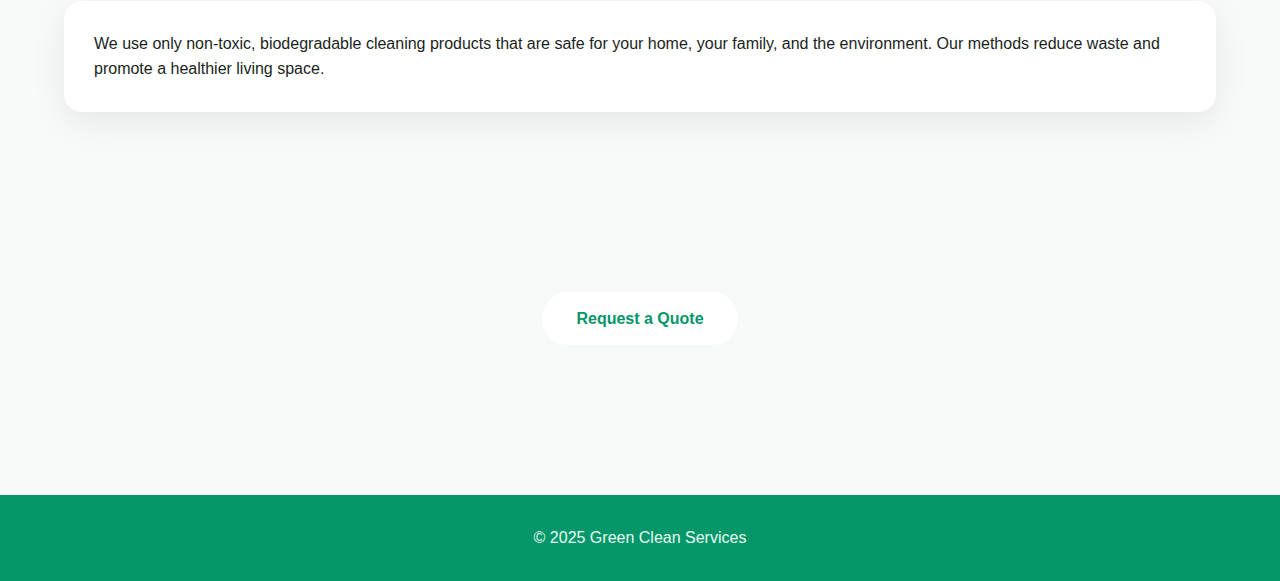
<file: examples/green-clean/services.html>
<!DOCTYPE html>
<html lang="en">
<head>
  <meta charset="UTF-8">
  <meta name="viewport" content="width=device-width, initial-scale=1.0">
  <title>Services | Green Clean Services</title>
  <link rel="stylesheet" href="green.css">
</head>

<body>

<nav>
  <div class="nav-container">
    <div class="logo">Green Clean Services</div>
    <ul class="nav-links">
      <li><a href="index.html">Home</a></li>
      <li><a href="services.html">Services</a></li>
      <li><a href="about.html">About</a></li>
      <li><a href="contact.html">Contact</a></li>
    </ul>
  </div>
</nav>

<header>
  <div class="container">
    <h1>Our Cleaning Services</h1>
    <p>Eco‑friendly, professional cleaning for homes and businesses.</p>
  </div>
</header>

<section>
  <div class="container">
    <h2>Residential Cleaning</h2>

    <div class="grid">

      <div class="card">
        <h3>Standard Cleaning</h3>
        <p>Perfect for weekly or bi‑weekly upkeep.</p>
        <p><strong>Starting at $90</strong></p>
      </div>

      <div class="card">
        <h3>Deep Cleaning</h3>
        <p>A full top‑to‑bottom clean for kitchens, bathrooms, and living spaces.</p>
        <p><strong>Starting at $180</strong></p>
      </div>

      <div class="card">
        <h3>Move‑In / Move‑Out</h3>
        <p>Make your transition stress‑free with a spotless space.</p>
        <p><strong>Starting at $200</strong></p>
      </div>

    </div>
  </div>
</section>

<section>
  <div class="container">
    <h2>Commercial Cleaning</h2>

    <div class="grid">

      <div class="card">
        <h3>Office Cleaning</h3>
        <p>Daily, weekly, or monthly cleaning for workspaces.</p>
        <p><strong>Custom quotes available</strong></p>
      </div>

      <div class="card">
        <h3>Retail Cleaning</h3>
        <p>Keep your storefront spotless and welcoming.</p>
        <p><strong>Custom quotes available</strong></p>
      </div>

      <div class="card">
        <h3>Post‑Construction</h3>
        <p>Dust removal, debris cleanup, and full detailing.</p>
        <p><strong>Starting at $300</strong></p>
      </div>

    </div>
  </div>
</section>

<section>
  <div class="container">
    <h2>Eco‑Friendly Guarantee</h2>

    <div class="card">
      <p>
        We use only non‑toxic, biodegradable cleaning products that are safe for your home,
        your family, and the environment. Our methods reduce waste and promote a healthier
        living space.
      </p>
    </div>
  </div>
</section>

<section>
  <div class="container" style="text-align:center;">
    <a href="contact.html" class="btn">Request a Quote</a>
  </div>
</section>

<footer>
  <p>&copy; 2025 Green Clean Services</p>
</footer>

</body>
</html>
</file>
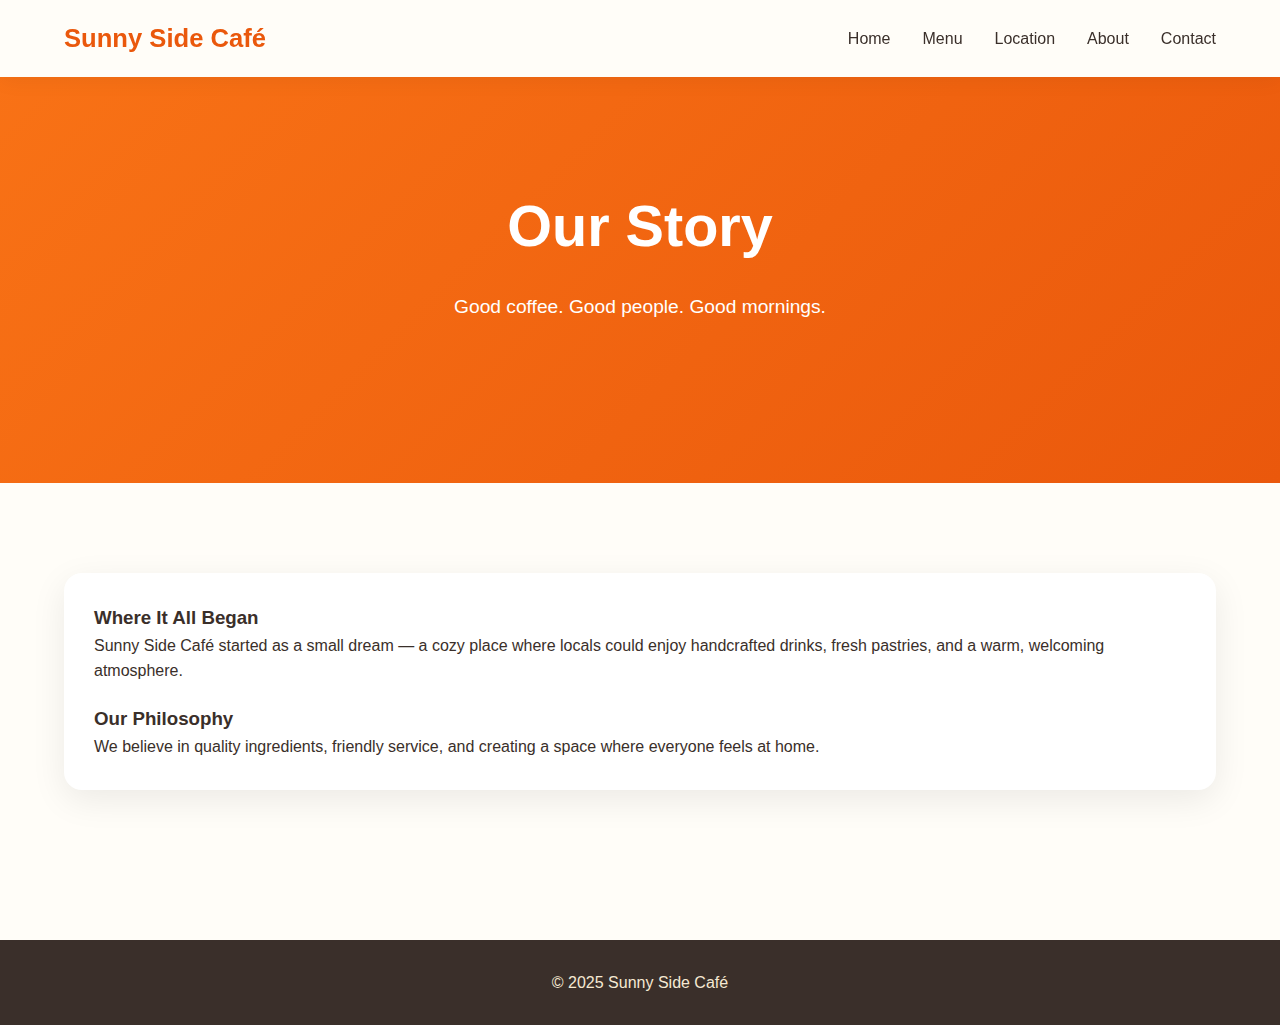
<file: examples/sunny-side-cafe/about.html>
<!DOCTYPE html>
<html lang="en">
<head>
  <meta charset="UTF-8">
  <meta name="viewport" content="width=device-width, initial-scale=1.0">
  <title>About | Sunny Side Café</title>
  <link rel="stylesheet" href="sunny.css">
</head>

<body>

<nav>
  <div class="nav-container">
    <div class="logo">Sunny Side Café</div>
    <ul class="nav-links">
      <li><a href="index.html">Home</a></li>
      <li><a href="menu.html">Menu</a></li>
      <li><a href="location.html">Location</a></li>
      <li><a href="about.html">About</a></li>
      <li><a href="contact.html">Contact</a></li>
    </ul>
  </div>
</nav>

<header>
  <div class="container">
    <h1>Our Story</h1>
    <p>Good coffee. Good people. Good mornings.</p>
  </div>
</header>

<section>
  <div class="container">
    <div class="card">
      <h3>Where It All Began</h3>
      <p>
        Sunny Side Café started as a small dream — a cozy place where locals could enjoy
        handcrafted drinks, fresh pastries, and a warm, welcoming atmosphere.
      </p>

      <h3 style="margin-top:20px;">Our Philosophy</h3>
      <p>
        We believe in quality ingredients, friendly service, and creating a space where
        everyone feels at home.
      </p>
    </div>
  </div>
</section>

<footer>
  <p>&copy; 2025 Sunny Side Café</p>
</footer>

</body>
</html>
</file>
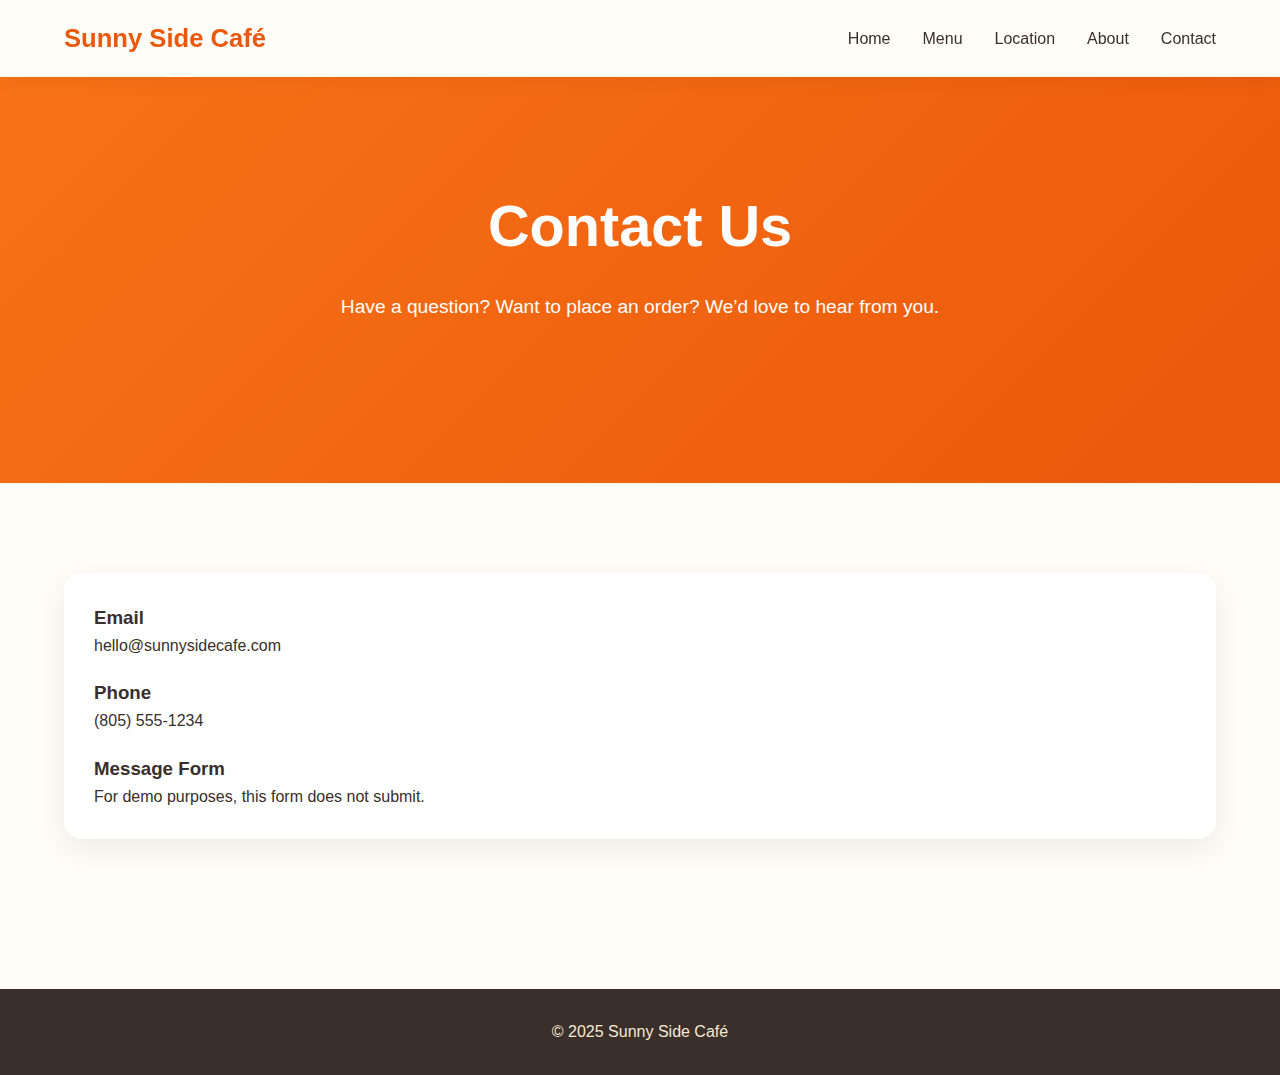
<file: examples/sunny-side-cafe/contact.html>
<!DOCTYPE html>
<html lang="en">
<head>
  <meta charset="UTF-8">
  <meta name="viewport" content="width=device-width, initial-scale=1.0">
  <title>Contact | Sunny Side Café</title>
  <link rel="stylesheet" href="sunny.css">
</head>

<body>

<nav>
  <div class="nav-container">
    <div class="logo">Sunny Side Café</div>
    <ul class="nav-links">
      <li><a href="index.html">Home</a></li>
      <li><a href="menu.html">Menu</a></li>
      <li><a href="location.html">Location</a></li>
      <li><a href="about.html">About</a></li>
      <li><a href="contact.html">Contact</a></li>
    </ul>
  </div>
</nav>

<header>
  <div class="container">
    <h1>Contact Us</h1>
    <p>Have a question? Want to place an order? We’d love to hear from you.</p>
  </div>
</header>

<section>
  <div class="container">
    <div class="card">
      <h3>Email</h3>
      <p>hello@sunnysidecafe.com</p>

      <h3 style="margin-top:20px;">Phone</h3>
      <p>(805) 555‑1234</p>

      <h3 style="margin-top:20px;">Message Form</h3>
      <p>For demo purposes, this form does not submit.</p>
    </div>
  </div>
</section>

<footer>
  <p>&copy; 2025 Sunny Side Café</p>
</footer>

</body>
</html>
</file>
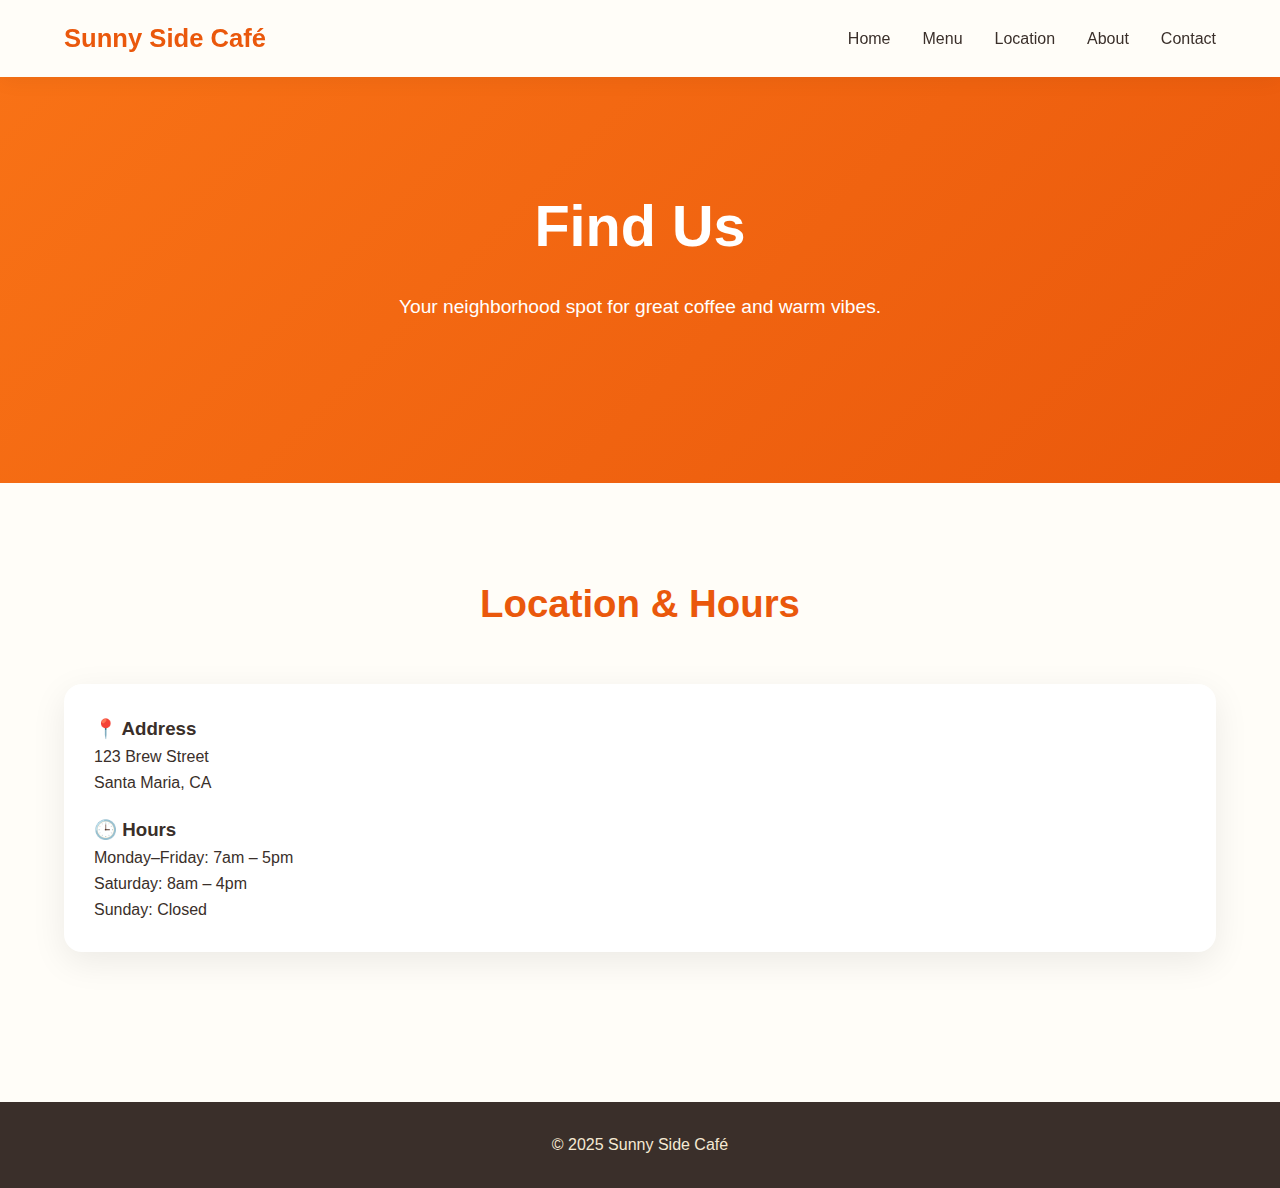
<file: examples/sunny-side-cafe/location.html>
<!DOCTYPE html>
<html lang="en">
<head>
  <meta charset="UTF-8">
  <meta name="viewport" content="width=device-width, initial-scale=1.0">
  <title>Location | Sunny Side Café</title>
  <link rel="stylesheet" href="sunny.css">
</head>

<body>

<nav>
  <div class="nav-container">
    <div class="logo">Sunny Side Café</div>
    <ul class="nav-links">
      <li><a href="index.html">Home</a></li>
      <li><a href="menu.html">Menu</a></li>
      <li><a href="location.html">Location</a></li>
      <li><a href="about.html">About</a></li>
      <li><a href="contact.html">Contact</a></li>
    </ul>
  </div>
</nav>

<header>
  <div class="container">
    <h1>Find Us</h1>
    <p>Your neighborhood spot for great coffee and warm vibes.</p>
  </div>
</header>

<section>
  <div class="container">
    <h2>Location & Hours</h2>

    <div class="card">
      <h3>📍 Address</h3>
      <p>123 Brew Street<br>Santa Maria, CA</p>

      <h3 style="margin-top:20px;">🕒 Hours</h3>
      <p>
        Monday–Friday: 7am – 5pm<br>
        Saturday: 8am – 4pm<br>
        Sunday: Closed
      </p>
    </div>
  </div>
</section>

<footer>
  <p>&copy; 2025 Sunny Side Café</p>
</footer>

</body>
</html>
</file>
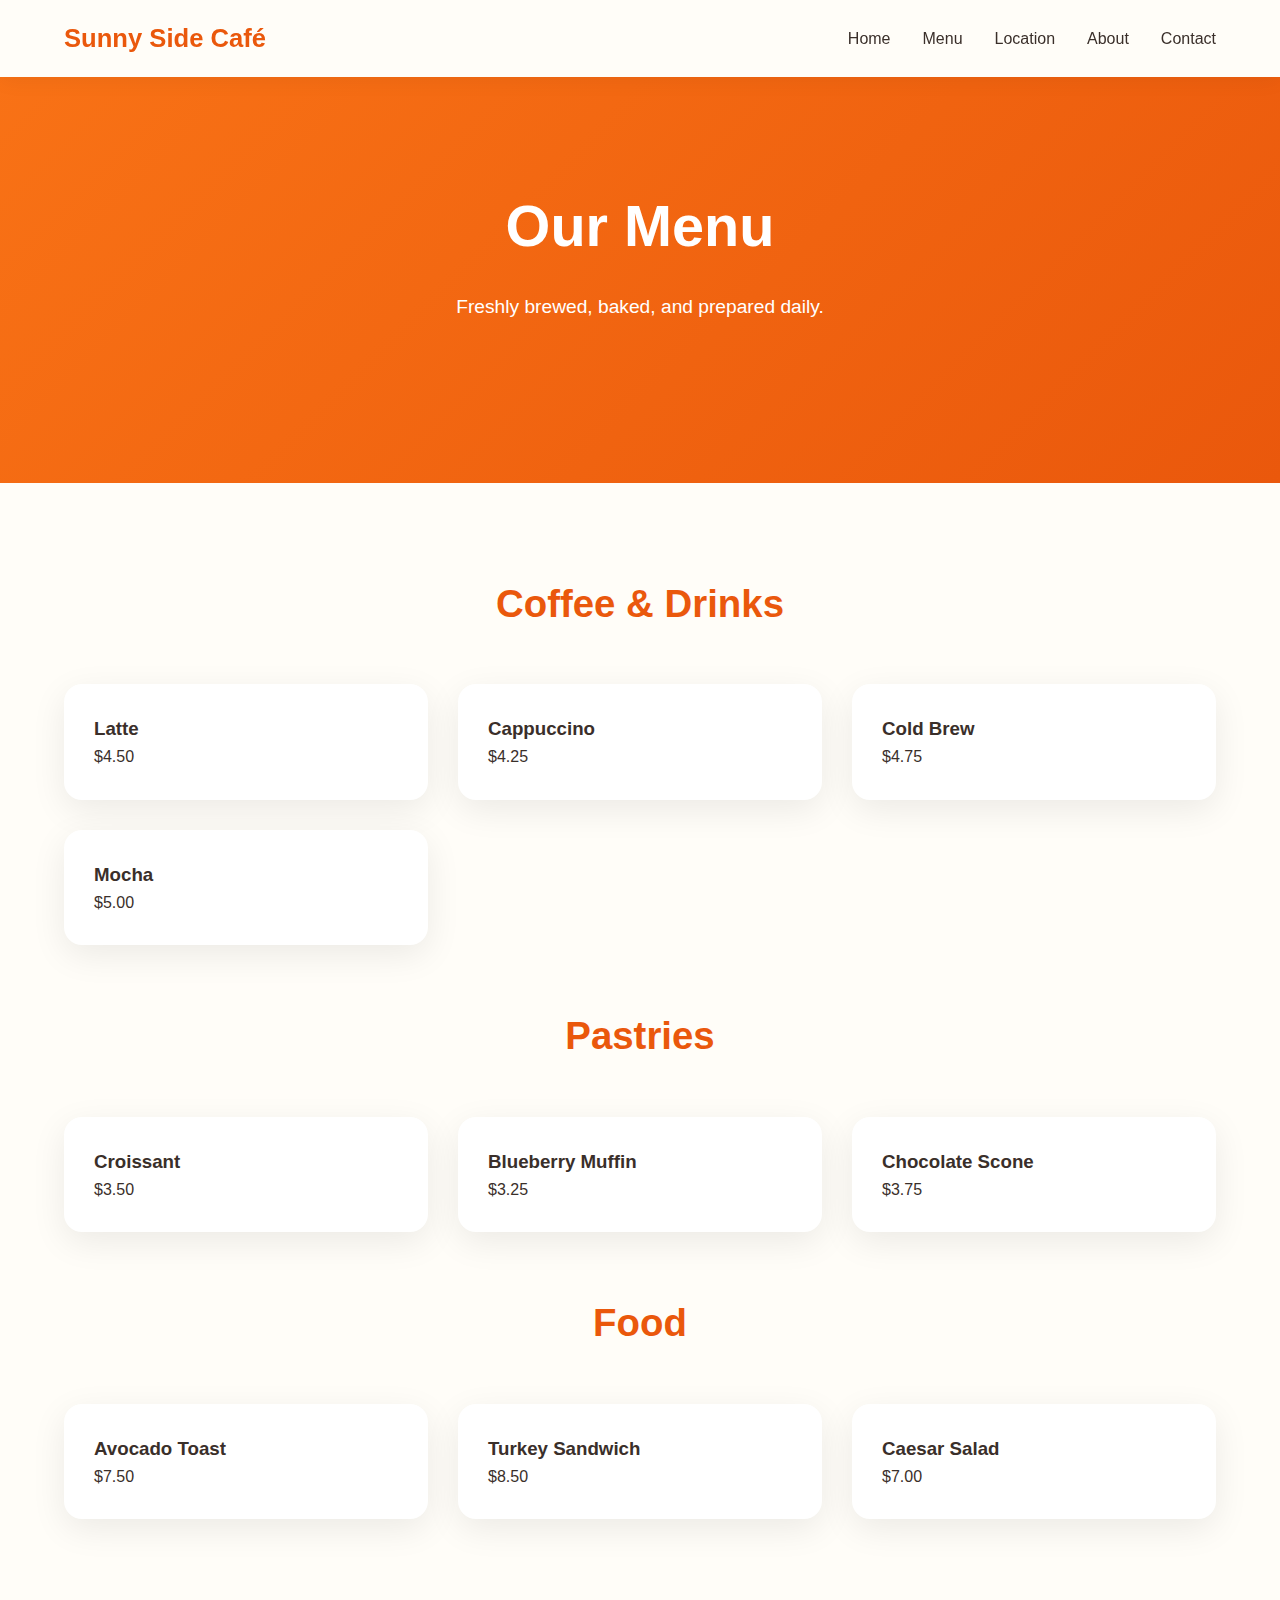
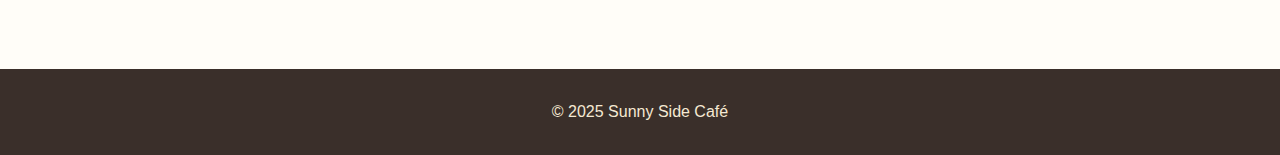
<file: examples/sunny-side-cafe/menu.html>
<!DOCTYPE html>
<html lang="en">
<head>
  <meta charset="UTF-8">
  <meta name="viewport" content="width=device-width, initial-scale=1.0">
  <title>Menu | Sunny Side Café</title>
  <link rel="stylesheet" href="sunny.css">
</head>

<body>

<nav>
  <div class="nav-container">
    <div class="logo">Sunny Side Café</div>
    <ul class="nav-links">
      <li><a href="index.html">Home</a></li>
      <li><a href="menu.html">Menu</a></li>
      <li><a href="location.html">Location</a></li>
      <li><a href="about.html">About</a></li>
      <li><a href="contact.html">Contact</a></li>
    </ul>
  </div>
</nav>

<header>
  <div class="container">
    <h1>Our Menu</h1>
    <p>Freshly brewed, baked, and prepared daily.</p>
  </div>
</header>

<section>
  <div class="container">
    <h2>Coffee & Drinks</h2>

    <div class="grid">
      <div class="card"><h3>Latte</h3><p>$4.50</p></div>
      <div class="card"><h3>Cappuccino</h3><p>$4.25</p></div>
      <div class="card"><h3>Cold Brew</h3><p>$4.75</p></div>
      <div class="card"><h3>Mocha</h3><p>$5.00</p></div>
    </div>

    <h2 style="margin-top:60px;">Pastries</h2>

    <div class="grid">
      <div class="card"><h3>Croissant</h3><p>$3.50</p></div>
      <div class="card"><h3>Blueberry Muffin</h3><p>$3.25</p></div>
      <div class="card"><h3>Chocolate Scone</h3><p>$3.75</p></div>
    </div>

    <h2 style="margin-top:60px;">Food</h2>

    <div class="grid">
      <div class="card"><h3>Avocado Toast</h3><p>$7.50</p></div>
      <div class="card"><h3>Turkey Sandwich</h3><p>$8.50</p></div>
      <div class="card"><h3>Caesar Salad</h3><p>$7.00</p></div>
    </div>

  </div>
</section>

<footer>
  <p>&copy; 2025 Sunny Side Café</p>
</footer>

</body>
</html>
</file>
<file: styles.css>
/* --------------------------------------------------
   RESET & BASE
-------------------------------------------------- */
* {
  margin: 0;
  padding: 0;
  box-sizing: border-box;
}

html, body {
  font-family: 'Inter', sans-serif;
  background: #ffffff;
  color: #1a1f1c;
  line-height: 1.7;
  overflow-x: hidden;
  scroll-behavior: smooth;
}

img {
  max-width: 100%;
  display: block;
}

a {
  text-decoration: none;
  color: inherit;
}

/* --------------------------------------------------
   COLOR SYSTEM
-------------------------------------------------- */
:root {
  --emerald: #10b981;
  --emerald-dark: #059669;
  --gray-light: #f3f4f6;
  --gray-mid: #6b7280;
  --white: #ffffff;

  --radius: 20px;
  --shadow: 0 10px 35px rgba(0,0,0,0.08);
}

/* --------------------------------------------------
   ANIMATIONS
-------------------------------------------------- */
.fade-up {
  opacity: 0;
  transform: translateY(30px);
  animation: fadeUp 0.8s ease forwards;
}

@keyframes fadeUp {
  to {
    opacity: 1;
    transform: translateY(0);
  }
}

.card:hover {
  transform: translateY(-6px);
  transition: 0.25s ease;
}

/* --------------------------------------------------
   NAVIGATION
-------------------------------------------------- */
nav {
  position: fixed;
  top: 0;
  left: 0;
  right: 0;
  background: var(--white);
  box-shadow: 0 4px 20px rgba(0,0,0,0.05);
  z-index: 1000;
}

.nav-container {
  width: 90%;
  max-width: 1200px;
  margin: auto;
  padding: 18px 0;
  display: flex;
  justify-content: space-between;
  align-items: center;
}

.logo {
  font-family: 'Montserrat', sans-serif;
  font-weight: 900;
  font-size: 1.7rem;
  color: var(--emerald-dark);
}

/* Desktop Nav */
.nav-links {
  list-style: none;
  display: flex;
  gap: 32px;
}

.nav-links a {
  font-weight: 600;
  color: #1a1f1c;
  transition: 0.2s ease;
}

.nav-links a:hover {
  color: var(--emerald-dark);
}

/* --------------------------------------------------
   HAMBURGER MENU (MOBILE)
-------------------------------------------------- */
.hamburger {
  display: none;
  flex-direction: column;
  gap: 6px;
  cursor: pointer;
}

.hamburger span {
  width: 28px;
  height: 3px;
  background: #1a1f1c;
  transition: 0.3s ease;
}

/* Mobile Menu Hidden */
.mobile-menu {
  display: none;
  flex-direction: column;
  background: var(--white);
  width: 100%;
  padding: 20px 0;
  box-shadow: 0 4px 20px rgba(0,0,0,0.05);
}

.mobile-menu a {
  padding: 14px 0;
  text-align: center;
  font-weight: 600;
  color: #1a1f1c;
  border-bottom: 1px solid #eee;
}

/* Mobile Active State */
.mobile-active {
  display: flex;
}

.hamburger.active span:nth-child(1) {
  transform: rotate(45deg) translateY(8px);
}

.hamburger.active span:nth-child(2) {
  opacity: 0;
}

.hamburger.active span:nth-child(3) {
  transform: rotate(-45deg) translateY(-8px);
}

/* --------------------------------------------------
   HERO
-------------------------------------------------- */
header {
  background: linear-gradient(135deg, var(--emerald), var(--emerald-dark));
  color: var(--white);
  padding: 200px 0 140px;
  text-align: center;
}

header h1 {
  font-family: 'Montserrat', sans-serif;
  font-size: 4rem;
  font-weight: 900;
  margin-bottom: 20px;
}

header p {
  max-width: 650px;
  margin: 0 auto 40px;
  font-size: 1.3rem;
  color: #e6fff4;
}

.btn-primary {
  background: var(--white);
  color: var(--emerald-dark);
  padding: 16px 40px;
  border-radius: 50px;
  font-weight: 700;
  display: inline-block;
  transition: 0.25s ease;
}

.btn-primary:hover {
  opacity: 0.85;
}

/* --------------------------------------------------
   SECTIONS
-------------------------------------------------- */
section {
  padding: 100px 0;
}

.section-gray {
  background: var(--gray-light);
}

.container {
  width: 90%;
  max-width: 1200px;
  margin: auto;
}

h2 {
  font-family: 'Montserrat', sans-serif;
  font-size: 2.8rem;
  text-align: center;
  margin-bottom: 60px;
  color: var(--emerald-dark);
}

/* --------------------------------------------------
   GRID & CARDS
-------------------------------------------------- */
.grid {
  display: grid;
  gap: 35px;
  grid-template-columns: repeat(auto-fit, minmax(300px, 1fr));
}

.card {
  background: var(--white);
  padding: 40px;
  border-radius: var(--radius);
  box-shadow: var(--shadow);
  transition: 0.25s ease;
}

/* --------------------------------------------------
   FOOTER
-------------------------------------------------- */
footer {
  background: var(--emerald-dark);
  color: #e6fff4;
  text-align: center;
  padding: 40px 0;
  margin-top: 60px;
}

/* --------------------------------------------------
   RESPONSIVE
-------------------------------------------------- */
@media (max-width: 850px) {
  .nav-links {
    display: none;
  }

  .hamburger {
    display: flex;
  }
}
</file>
<file: examples/green-clean/green.css>
/* --------------------------------------------------
   RESET
-------------------------------------------------- */
* {
  margin: 0;
  padding: 0;
  box-sizing: border-box;
}

body {
  font-family: 'Inter', sans-serif;
  background: #f8faf9;
  color: #1a1f1c;
  line-height: 1.6;
  overflow-x: hidden;
}

a {
  text-decoration: none;
  color: inherit;
}

img {
  max-width: 100%;
  display: block;
}

/* --------------------------------------------------
   COLOR PALETTE
-------------------------------------------------- */
:root {
  --green: #10b981;
  --green-dark: #059669;
  --gray: #6b7280;
  --light: #f0fdf4;
  --white: #ffffff;
  --shadow: 0 10px 35px rgba(0,0,0,0.08);
  --radius: 18px;
}

/* --------------------------------------------------
   NAVIGATION
-------------------------------------------------- */
nav {
  background: var(--white);
  box-shadow: 0 4px 20px rgba(0,0,0,0.05);
  position: fixed;
  top: 0;
  left: 0;
  right: 0;
  z-index: 1000;
}

.nav-container {
  width: 90%;
  max-width: 1200px;
  margin: auto;
  padding: 18px 0;
  display: flex;
  justify-content: space-between;
  align-items: center;
}

.logo {
  font-family: 'Montserrat', sans-serif;
  font-weight: 900;
  font-size: 1.6rem;
  color: var(--green-dark);
}

.nav-links {
  list-style: none;
  display: flex;
  gap: 32px;
}

.nav-links a {
  font-weight: 500;
  color: #1a1f1c;
  transition: 0.2s ease;
}

.nav-links a:hover {
  color: var(--green-dark);
}

/* --------------------------------------------------
   HERO
-------------------------------------------------- */
header {
  background: linear-gradient(135deg, var(--green), var(--green-dark));
  color: white;
  padding: 180px 0 120px;
  text-align: center;
}

header h1 {
  font-family: 'Montserrat', sans-serif;
  font-size: 3.6rem;
  font-weight: 900;
  margin-bottom: 20px;
}

header p {
  max-width: 600px;
  margin: 0 auto 40px;
  font-size: 1.2rem;
}

.btn {
  background: white;
  color: var(--green-dark);
  padding: 14px 34px;
  border-radius: 50px;
  font-weight: 600;
  display: inline-block;
  transition: 0.25s ease;
}

.btn:hover {
  opacity: 0.85;
}

/* --------------------------------------------------
   SECTIONS
-------------------------------------------------- */
section {
  padding: 90px 0;
}

.container {
  width: 90%;
  max-width: 1200px;
  margin: auto;
}

h2 {
  font-family: 'Montserrat', sans-serif;
  font-size: 2.4rem;
  text-align: center;
  margin-bottom: 50px;
  color: var(--green-dark);
}

/* --------------------------------------------------
   CARDS / GRID
-------------------------------------------------- */
.grid {
  display: grid;
  gap: 30px;
  grid-template-columns: repeat(auto-fit, minmax(280px, 1fr));
}

.card {
  background: var(--white);
  padding: 30px;
  border-radius: var(--radius);
  box-shadow: var(--shadow);
}

/* --------------------------------------------------
   FOOTER
-------------------------------------------------- */
footer {
  background: var(--green-dark);
  color: #e6fdf3;
  text-align: center;
  padding: 30px 0;
  margin-top: 60px;
}
</file>
<file: examples/sunny-side-cafe/sunny.css>
/* --------------------------------------------------
   RESET
-------------------------------------------------- */
* {
  margin: 0;
  padding: 0;
  box-sizing: border-box;
}

body {
  font-family: 'Inter', sans-serif;
  background: #fffdf8;
  color: #3a2f2a;
  line-height: 1.6;
  overflow-x: hidden;
}

a {
  text-decoration: none;
  color: inherit;
}

img {
  max-width: 100%;
  display: block;
}

/* --------------------------------------------------
   COLOR PALETTE
-------------------------------------------------- */
:root {
  --coffee: #3a2f2a;
  --cream: #fffdf8;
  --orange: #f97316;
  --orange-dark: #ea580c;
  --tan: #f5e9d3;
  --shadow: 0 10px 35px rgba(0,0,0,0.08);
  --radius: 18px;
}

/* --------------------------------------------------
   NAVIGATION
-------------------------------------------------- */
nav {
  background: var(--cream);
  box-shadow: 0 4px 20px rgba(0,0,0,0.05);
  position: fixed;
  top: 0;
  left: 0;
  right: 0;
  z-index: 1000;
}

.nav-container {
  width: 90%;
  max-width: 1200px;
  margin: auto;
  padding: 18px 0;
  display: flex;
  justify-content: space-between;
  align-items: center;
}

.logo {
  font-family: 'Montserrat', sans-serif;
  font-weight: 900;
  font-size: 1.6rem;
  color: var(--orange-dark);
}

.nav-links {
  list-style: none;
  display: flex;
  gap: 32px;
}

.nav-links a {
  font-weight: 500;
  color: var(--coffee);
  transition: 0.2s ease;
}

.nav-links a:hover {
  color: var(--orange-dark);
}

/* --------------------------------------------------
   HERO
-------------------------------------------------- */
header {
  background: linear-gradient(135deg, var(--orange), var(--orange-dark));
  color: white;
  padding: 180px 0 120px;
  text-align: center;
}

header h1 {
  font-family: 'Montserrat', sans-serif;
  font-size: 3.6rem;
  font-weight: 900;
  margin-bottom: 20px;
}

header p {
  max-width: 600px;
  margin: 0 auto 40px;
  font-size: 1.2rem;
}

.btn {
  background: white;
  color: var(--orange-dark);
  padding: 14px 34px;
  border-radius: 50px;
  font-weight: 600;
  display: inline-block;
  transition: 0.25s ease;
}

.btn:hover {
  opacity: 0.85;
}

/* --------------------------------------------------
   SECTIONS
-------------------------------------------------- */
section {
  padding: 90px 0;
}

.container {
  width: 90%;
  max-width: 1200px;
  margin: auto;
}

h2 {
  font-family: 'Montserrat', sans-serif;
  font-size: 2.4rem;
  text-align: center;
  margin-bottom: 50px;
  color: var(--orange-dark);
}

/* --------------------------------------------------
   CARDS / GRID
-------------------------------------------------- */
.grid {
  display: grid;
  gap: 30px;
  grid-template-columns: repeat(auto-fit, minmax(280px, 1fr));
}

.card {
  background: white;
  padding: 30px;
  border-radius: var(--radius);
  box-shadow: var(--shadow);
}

/* --------------------------------------------------
   FOOTER
-------------------------------------------------- */
footer {
  background: var(--coffee);
  color: #f5e9d3;
  text-align: center;
  padding: 30px 0;
  margin-top: 60px;
}
</file>
